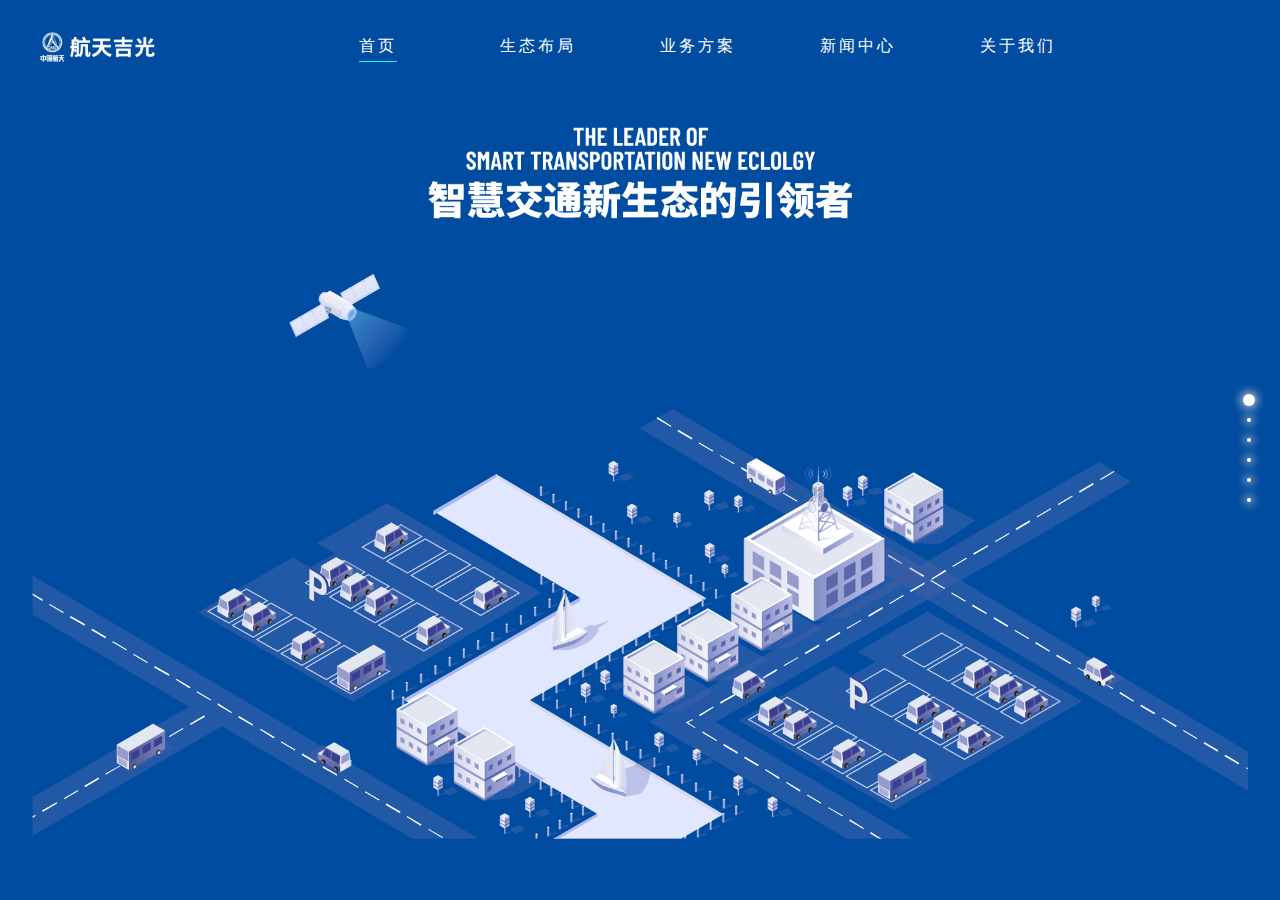
<file: index.html>
<!DOCTYPE html>
<html lang="en">
<head>
  <meta charset="UTF-8">
  <meta http-equiv="X-UA-Compatible" content="IE=edge">
  <meta name="viewport" content="width=device-width, initial-scale=1.0">
  <title>航天吉光官网</title>
  <link rel="stylesheet" href="./lib/jquery/jquery.fullPage.css">
  <link rel="stylesheet" href="./lib/swiper/swiper-bundle.min.css">
  <!-- 使用方法 animate__animated animate__fadeInUp-->
  <link rel="stylesheet" href="./css/animate.min.css">
  <link rel="stylesheet" href="./css/adapter.css">
  <link rel="stylesheet" href="./css/common.css">
  <link rel="stylesheet" href="./css/index.css">
</head>
<body>
  <div class="outer flex-column">
    <div class="navigator">
      <div class="header-box">
        <div class="left f30">
          <img src="./images/logo.png" alt="">
        </div>
        <div class="center">
          <div class="route-list f24">
            <ul>
              <li class="link active"><a href="./index.html"><span>首页</span></a></li>
              <li class="link">
                <a href="./layout.html" data-nav="layout">
                  <span>生态布局</span>
                </a>
              </li>
              <li class="link">
                <a href="./bus_live.html">
                  <span>业务方案</span>
                </a>
              </li>
              <li class="link"><a href="./news.html"><span>新闻中心</span></a></li>
              <li class="link"><a href="./aboutUs.html"><span>关于我们</span></a></li>
            </ul>
          </div>
        </div>
        <div class="right"></div>
      </div>
    </div>
    <div class="full-page-container">
      <div class="box">
        <div class="section one">
          <div class="title f30"></div>
          <div class="bg"></div>
        </div>
        <div class="section two">
          <div class="title"><img src="./images/second_sreen/title.png" alt=""></div>
          <div class="content banxin">
            <div class="left-text">
              <div class="main-title f20 fw">
                <div class="main-title-1">航天科技集团军民融合战略</div>
                <div class="main-title-2">在智慧交通领域的示范性落地与标杆性探索</div>
              </div>
              <div class="sub-title f12 text-justify">航天吉光科技有限公司隶属于中国航天科技集团, 由深圳航天科技创新研究院控股成立, 是践行国家央地合作、军民融合战略的典范企业。航天吉光科技聚焦智慧交通领域, 充分发挥集团优势、资本优势、创新优势、数据优势, 依靠自身大数据、人工智能、云边融合等硬实力, 为客户提供"科技+产业+生态"的全方位智慧交通服务。航天吉光致力于成为智慧交通新生态的引领者,打造具备"亿车互联"数据集成、分析与应用能力的独角兽平台, 开拓出行新未来。</div>
              <div class="know-more-btn">
                <a href="./aboutUs.html#top">了解更多</a>
              </div>
            </div>
            <div class="map-img"></div>
          </div>
        </div>
        <div class="section three">
          <div class="bg">
            <div class="title f30"><img src="./images/third_screen/title.png" alt=""></div>
          </div>
          <div class="foot banxin">
            <div class="item">
              <div class="icon"><img src="./images/third_screen/icon1.png" alt=""></div>
              <span class="item-text f20 fw">
                城市级交通管理平台
              </span>
              <span class="know-more-btn">
                <a class="a-label" href="./layout.html#manage">了解更多</a>
              </span>
            </div>
            <div class="item">
              <div class="icon"><img src="./images/third_screen/icon2.png" alt=""></div>
              <span class="item-text f20 fw">
                人车生活开放服务平台
              </span>
              <span class="know-more-btn">
                <a href="./layout.html#server">了解更多</a>
              </span>
            </div> 
          </div>
        </div>
        <div class="section four four-five jc-center">
          <div class="title f30"><img src="./images/four_sreen/title.png" alt=""></div>
          <div class="content banxin flex-row jc-between align-center">
            <div class="content-text">
              <div class="content-text-top text-justify">
                依托云计算、物联网、大数据、人工智能等技术，提供智慧停车整体解决方案，具备车位实时数据采集、状态监控、车位查找、停车绑定、在线支付及执法监管等强大功能，解决城市的停车难、停车贵、停车乱等难题，大幅提高停车资源利用率。
              </div>
              <div class="content-text-img">
                <div class="content-text-img-item">
                  <img src="./images/four_sreen/icon1.png" alt="">
                  <div class="img-item-text">车位查找智能化</div>
                </div>
                <div class="content-text-img-item">
                  <img src="./images/four_sreen/icon2.png" alt="">
                  <div class="img-item-text">泊车管理可视化</div>
                </div>
                <div class="content-text-img-item">
                  <img src="./images/four_sreen/icon3.png" alt="">
                  <div class="img-item-text">收费方式无人化</div>
                </div>
                <div class="content-text-img-item">
                  <img src="./images/four_sreen/icon4.png" alt="">
                  <div class="img-item-text">欠费追缴法制化</div>
                </div>
              </div>
              <div class="content-text-bottom flex-row jc-between">
                <div class="content-text-bottom-item text-justify">
                  提供一体化的、多硬件集合的、支持多种收费模式的路侧停车解决方案;
                </div>
                <div class="shuxian"></div>
                <div class="content-text-bottom-item text-justify">
                  提供去岗亭化、可车位导航、可反向寻车的路外无人或少人的停车库（场）解决方案;
                </div>
                <div class="shuxian"></div>
                <div class="content-text-bottom-item text-justify">
                  结合综合诱导服务系统、停车收费管理系统、数据分析决策系统的城市级交通管理平台;
                </div>
              </div>
            </div>
            <div class="content-img">
              <img src="./images/four_sreen/eg.png" alt="">
            </div>
          </div>
          <div class="bottom">
            <div class="know-more-btn">
              <a href="./business.html#ways_stop">了解更多</a>
            </div>
          </div>
        </div>
        <div class="section five four-five jc-center">
          <div class="title f30"><img src="./images/five_screen/title.png" alt=""></div>
          <div class="content banxin flex-row jc-between align-center">
            <div class="content-text">
              <div class="content-text-top text-justify">
                航天吉光采用射频识别技术，利用存储汽车身份数据的电子信息识别载体与读写设备间的相互作用，实现自动、非接触、不停车地对车辆进行识别和监控，实现对涉车服务、政府涉车管理及车金融等全产业链应用。
              </div>
              <div class="content-text-img">
                <div class="content-text-img-item">
                  <img src="./images/five_screen/icon1.png" alt="">
                  <div class="img-item-text">停车管理</div>
                </div>
                <div class="content-text-img-item">
                  <img src="./images/five_screen/icon2.png" alt="">
                  <div class="img-item-text">智慧加油</div>
                </div>
                <div class="content-text-img-item">
                  <img src="./images/five_screen/icon3.png" alt="">
                  <div class="img-item-text">自动洗车</div>
                </div>
                <div class="content-text-img-item">
                  <img src="./images/five_screen/icon4.png" alt="">
                  <div class="img-item-text">公安交警</div>
                </div>
                <div class="content-text-img-item">
                  <img src="./images/five_screen/icon5.png" alt="">
                  <div class="img-item-text">道路规则</div>
                </div>
                <div class="content-text-img-item">
                  <img src="./images/five_screen/icon6.png" alt="">
                  <div class="img-item-text">特种车辆</div>
                </div>
                <div class="content-text-img-item">
                  <img src="./images/five_screen/icon7.png" alt="">
                  <div class="img-item-text">公共交通</div>
                </div>
                <div class="content-text-img-item">
                  <img src="./images/five_screen/icon8.png" alt="">
                  <div class="img-item-text">一带一路</div>
                </div>
              </div>
              <div class="content-text-bottom text-justify">
                汽车电子标识（简称ERI）是由国家公安部制定并予以推广，用于全国车辆真实身份识别的一套高科技系统的统称。是由公安部交通管理局统一标准，统一推行，统一管理，与汽车车辆号牌并存，并且法律效力等同于车辆号牌。
              </div>
            </div>
            <div class="content-img">
              <img src="./images/five_screen/eg.png" alt="">
            </div>
          </div>
          <div class="bottom">
            <div class="know-more-btn">
              <a href="./bus_vehicel.html#top">了解更多</a>
            </div>
          </div>
        </div>
        <div class="section six flex-column align-center jc-center">
          <div class="title f30"><img src="./images/six_screen/title.png" alt=""></div>
          <div class="news-banner banxin">
            <!-- <div class="slide">
              <div class="slide-detail"></div>
            </div>
            <div class="slide">第三屏的第二屏</div>
            <div class="slide">第三屏的第三屏</div>
            <div class="slide">第三屏的第四屏</div> -->
            <div class="swiper-container">
              <div class="swiper-wrapper">
                <div class="swiper-slide">
                  <a href="./news.html#news01">
                    <div class="swiper-slide-item">
                      <div class="swiper-slide-item-img">
                        <img src="./images/news/news01.png" alt="">
                      </div>
                      <div class="swiper-slide-item-content-title text-cut">《道路交通安全法（修订建议稿）》公开征求意见，机动车需按规定安装电子标识</div>
                    </div>
                  </a>
                </div>
                <div class="swiper-slide">
                  <a href="./news.html#news02">
                    <div class="swiper-slide-item">
                      <div class="swiper-slide-item-img">
                        <img src="./images/news/news02.png" alt="">
                      </div>
                      <div class="swiper-slide-item-content-title text-cut">航天吉光“智慧堰桥”停车一体化项目正式启动</div>
                    </div>
                  </a>
                </div>
                <div class="swiper-slide">
                  <a href="./news.html#news03">
                    <div class="swiper-slide-item">
                      <div class="swiper-slide-item-img">
                        <img src="./images/news/news03.png" alt="">
                      </div>
                      <div class="swiper-slide-item-content-title text-cut">三个首创！航天吉光非机动车管控试点在江阴落地，赋能城市交通治理</div>
                    </div>
                  </a>
                </div>
                <div class="swiper-slide">
                  <a href="./news.html#news04">
                    <div class="swiper-slide-item">
                      <div class="swiper-slide-item-img">
                        <img src="./images/news/news04.png" alt="">
                      </div>
                      <div class="swiper-slide-item-content-title text-cut">步步为营！智慧交通赛道上最新政策与行业动态（2月份）</div>
                    </div>
                  </a>
                </div>
                <div class="swiper-slide">
                  <a href="./news.html#news05">
                    <div class="swiper-slide-item">
                      <div class="swiper-slide-item-img">
                        <img src="./images/news/news05.png" alt="">
                      </div>
                      <div class="swiper-slide-item-content-title text-cut">“十四五”开局之年，航天吉光乘风而生，破浪前行</div>
                    </div>
                  </a>
                </div>
              </div>
            </div>
            <!-- 箭头。如果放置在swiper-container外面，需要自定义样式。 -->
            <div class="swiper-button-prev"></div>
            <div class="swiper-button-next"></div>
          </div>
          <div class="know-more-btn swiper-box-btn">
            <a href="./news.html">了解更多</a>
          </div>
        </div>
      </div>
    </div>
  </div>
  
  <script src="./lib/jquery/jquery.min.js"></script>
  <script src="./lib/swiper/swiper-bundle.min.js"></script>
  <script src="./lib/jquery/jquery.fullPage.min.js"></script>
  <!-- <script src="./js/common.js"></script> -->
  <script src="./js/index.js"></script>
</body>
</html>
</file>
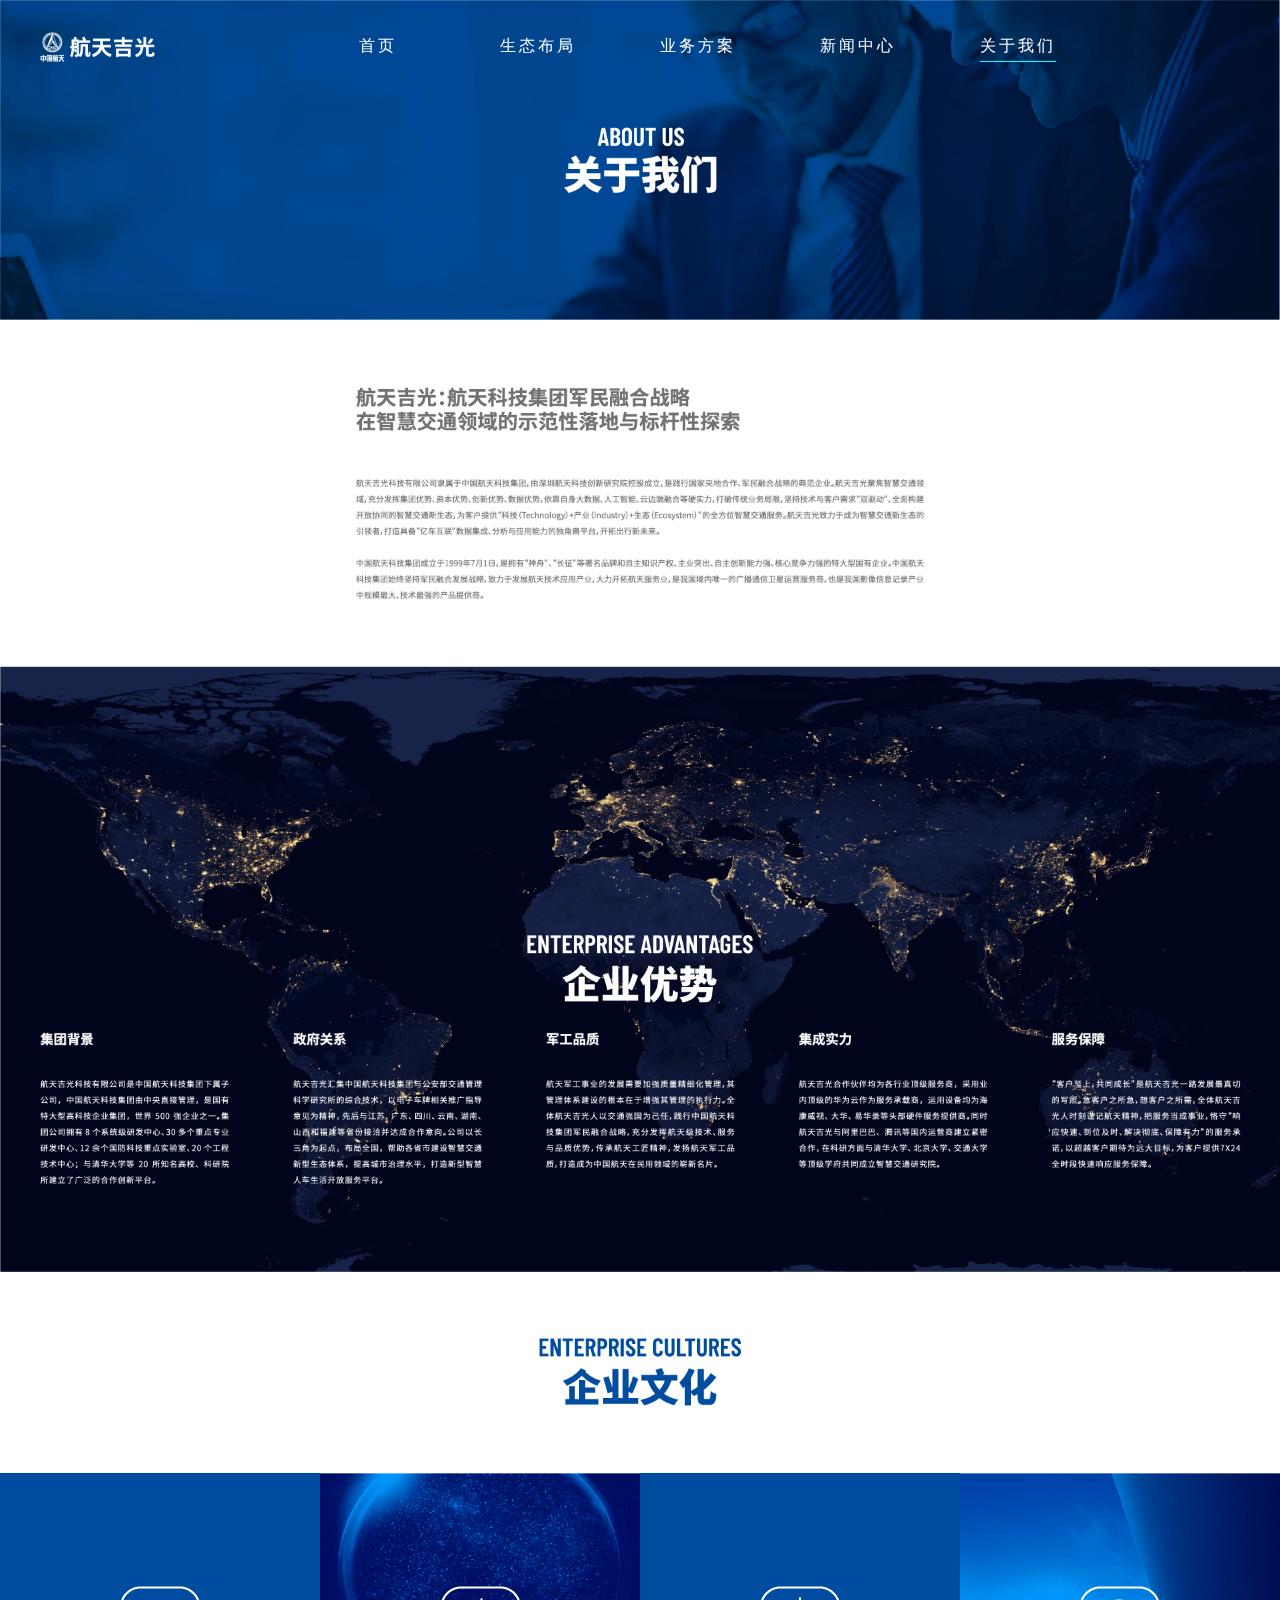
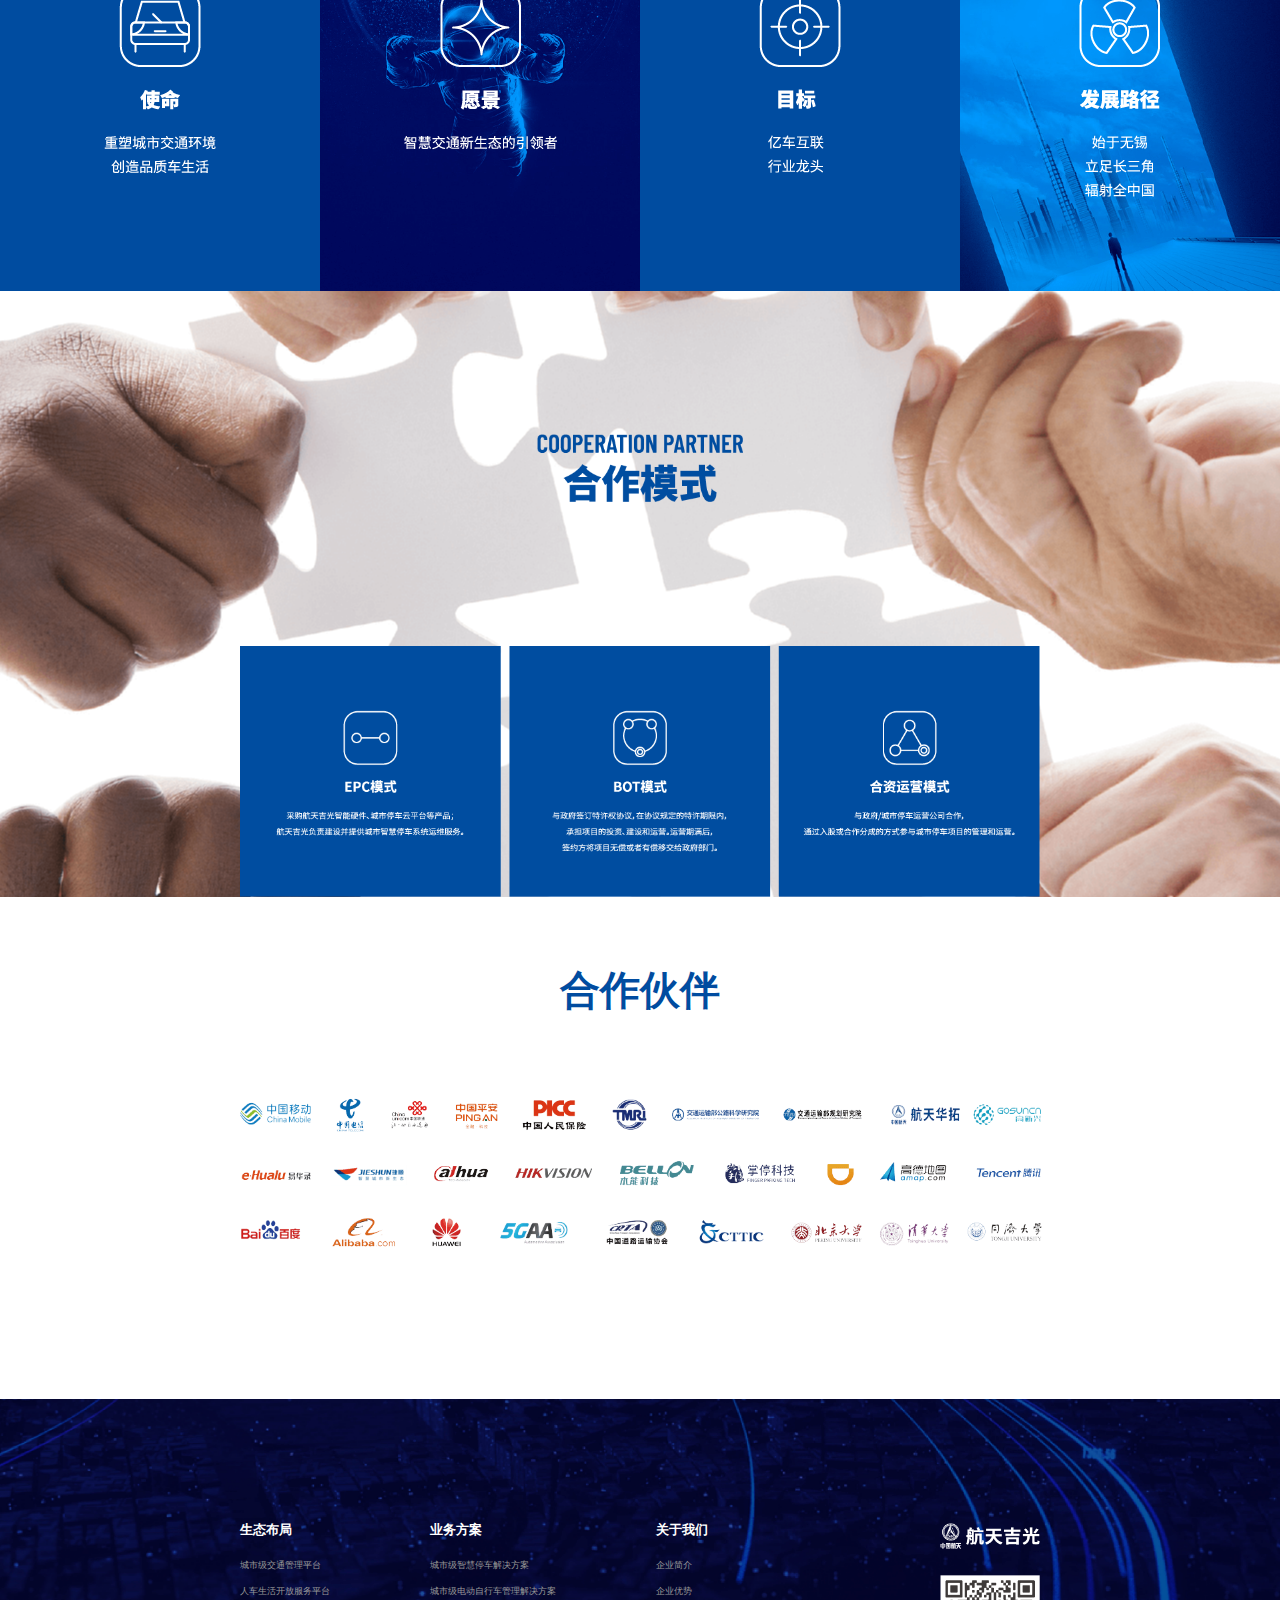
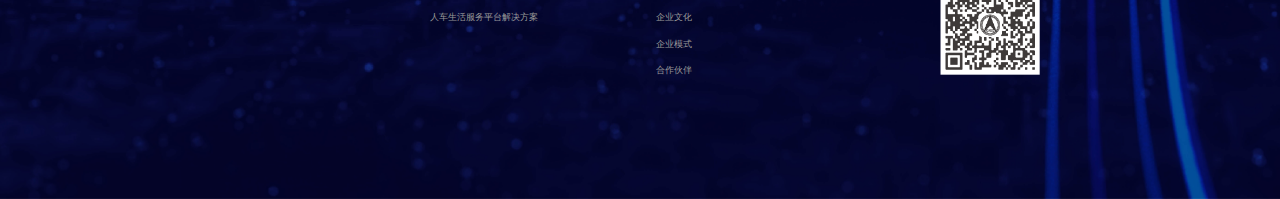
<file: aboutUs.html>
<!DOCTYPE html>
<html lang="en">
<head>
  <meta charset="UTF-8">
  <meta http-equiv="X-UA-Compatible" content="IE=edge">
  <meta name="viewport" content="width=device-width, initial-scale=1.0">
  <title>航天吉光官网</title>
  <!-- 使用方法 animate__animated animate__fadeInUp-->
  <link rel="stylesheet" href="./css/animate.min.css">
  <link rel="stylesheet" href="./css/adapter.css">
  <link rel="stylesheet" href="./css/common.css">
  <link rel="stylesheet" href="./css/aboutUs.css">
</head>
<body>
  <div class="outer flex-column">
    <div class="navigator fix-header-box">
      <div class="header-box">
        <div class="left f30">
          <img src="./images/logo.png" alt="">
        </div>
        <div class="center">
          <div class="route-list f24">
            <ul>
              <li class="link"><a href="./index.html"><span>首页</span></a></li>
              <li class="link">
                <a href="./layout.html" data-nav="layout">
                  <span>生态布局</span>
                </a>
              </li>
              <li class="link">
                <a href="./bus_live.html">
                  <span>业务方案</span>
                </a>
              </li>
              <li class="link"><a href="./news.html"><span>新闻中心</span></a></li>
              <li class="link active"><a href="./aboutUs.html"><span>关于我们</span></a></li>
            </ul>
          </div>
        </div>
        <div class="right"></div>
      </div>
    </div>
    <div class="banner" id="top">
      <div class="title aniview" data-av-animation="zoomInDown">
        <img src="./images/aboutUs/title1.png" alt="">
      </div>
      <img src="./images/aboutUs/bg1.png" alt="">
    </div>
    <!-- 关于我们区域 -->
    <div class="aboutUs-area" id="introduce">
      <img src="./images/aboutUs/text.png" alt="">
    </div>
    <!-- banner2企业优势区域 -->
    <div class="banner2 flex-column align-center" id="goodness">
      <div class="banner2-title">
        <img src="./images/aboutUs/title2.png" alt="">
      </div>
    </div>
    <!-- 企业文化区域 -->
    <div class="culture-area" id="culture">
      <div class="title">
        <img src="./images/aboutUs/title3.png" alt="">
      </div>
      <div class="pro-box flex-row">
        <div class="pro-item flex-column align-center">
          <div class="icon">
            <img src="./images/aboutUs/icon1.png" alt="">
          </div>
        </div>
        <div class="pro-item flex-column align-center">
          <div class="icon">
            <img src="./images/aboutUs/icon2.png" alt="">
          </div>
        </div>
        <div class="pro-item flex-column align-center">
          <div class="icon">
            <img src="./images/aboutUs/icon3.png" alt="">
          </div>
        </div>
        <div class="pro-item flex-column align-center">
          <div class="icon">
            <img src="./images/aboutUs/icon4.png" alt="">
          </div>
        </div>
      </div>
    </div>
    <!-- 合作模式区域 -->
    <div class="cooper-area flex-column align-center" id="model">
      <div class="cooper-title">
        <img src="./images/aboutUs/title4.png" alt="">
      </div>
      <div class="cooper-bottom">
        <img src="./images/aboutUs/models_group.png" alt="">
      </div>
    </div>
    <!-- 合作伙伴区域 -->
    <div class="guys-area" id="cooper">
      <div class="title f30">合作伙伴</div>
      <div class="brand">
        <img src="./images/aboutUs/brand.png" alt="">
      </div>
    </div>
    <!-- 底部区域 -->
    <div class="footer flex-column jc-center">
      <div class="content banxin flex-row jc-between align-center">
        <div class="left flex-column jc-between">
          <div class="top flex-row jc-around">
            <ul>
              <li class="title">生态布局</li>
              <li><a href="./layout.html#manage">城市级交通管理平台</a></li>
              <li><a href="./layout.html#server">人车生活开放服务平台</a></li>
            </ul>
            <ul>
              <li class="title">业务方案</li>
              <li><a href="./business.html">城市级智慧停车解决方案</a></li>
              <li><a href="./bus_vehicel.html">城市级电动自行车管理解决方案</a></li>
              <li><a href="./bus_live.html">人车生活服务平台解决方案</a></li>
            </ul>
            <ul>
              <li class="title">关于我们</li>
              <li><a href="./aboutUs.html#introduce">企业简介</a></li>
              <li><a href="./aboutUs.html#goodness">企业优势</a></li>
              <li><a href="./aboutUs.html#culture">企业文化</a></li>
              <li><a href="./aboutUs.html#model">企业模式</a></li>
              <li><a href="./aboutUs.html#cooper">合作伙伴</a></li>
            </ul>
          </div>
          <!-- <div class="bottom">是非成败转头空, 青山依旧在, 惯看秋月春风。一壶浊酒喜相逢, 古今多少事, 滚滚长江东逝水, 浪花淘尽英雄</div> -->
        </div>
        <div class="right">
          <div class="logo">
            <img src="./images/logo.png" alt="">
          </div>
          <div class="qrcode">
            <img src="./images/erweima.png" alt="">
          </div>
        </div>
      </div>
    </div>
  </div>
  <div class="back-top" title="返回顶部">
    <img src="./images/backTop.png" alt="">
  </div>
  <script src="./lib/jquery/jquery.min.js"></script>
  <script src="./lib/jquery.aniview.js"></script>
  <script src="./js/common.js"></script>
</body>
</html>
</file>
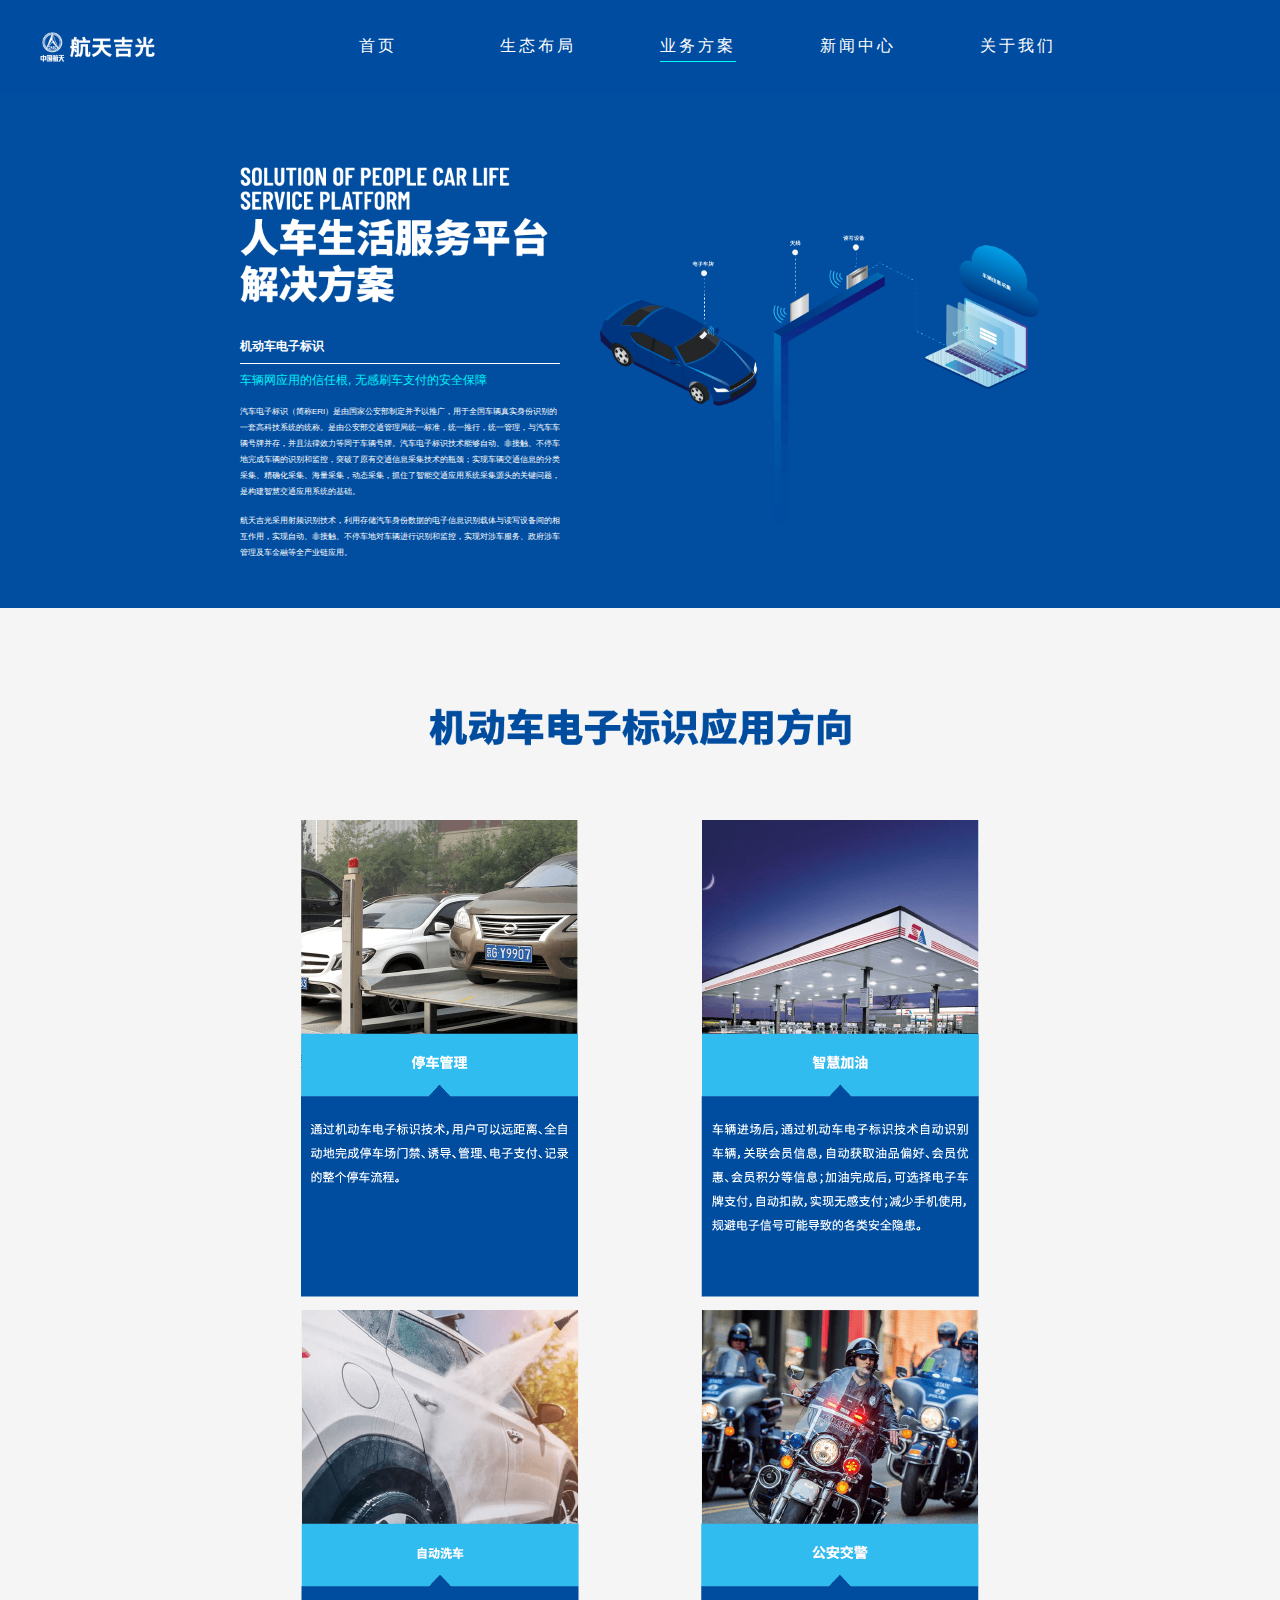
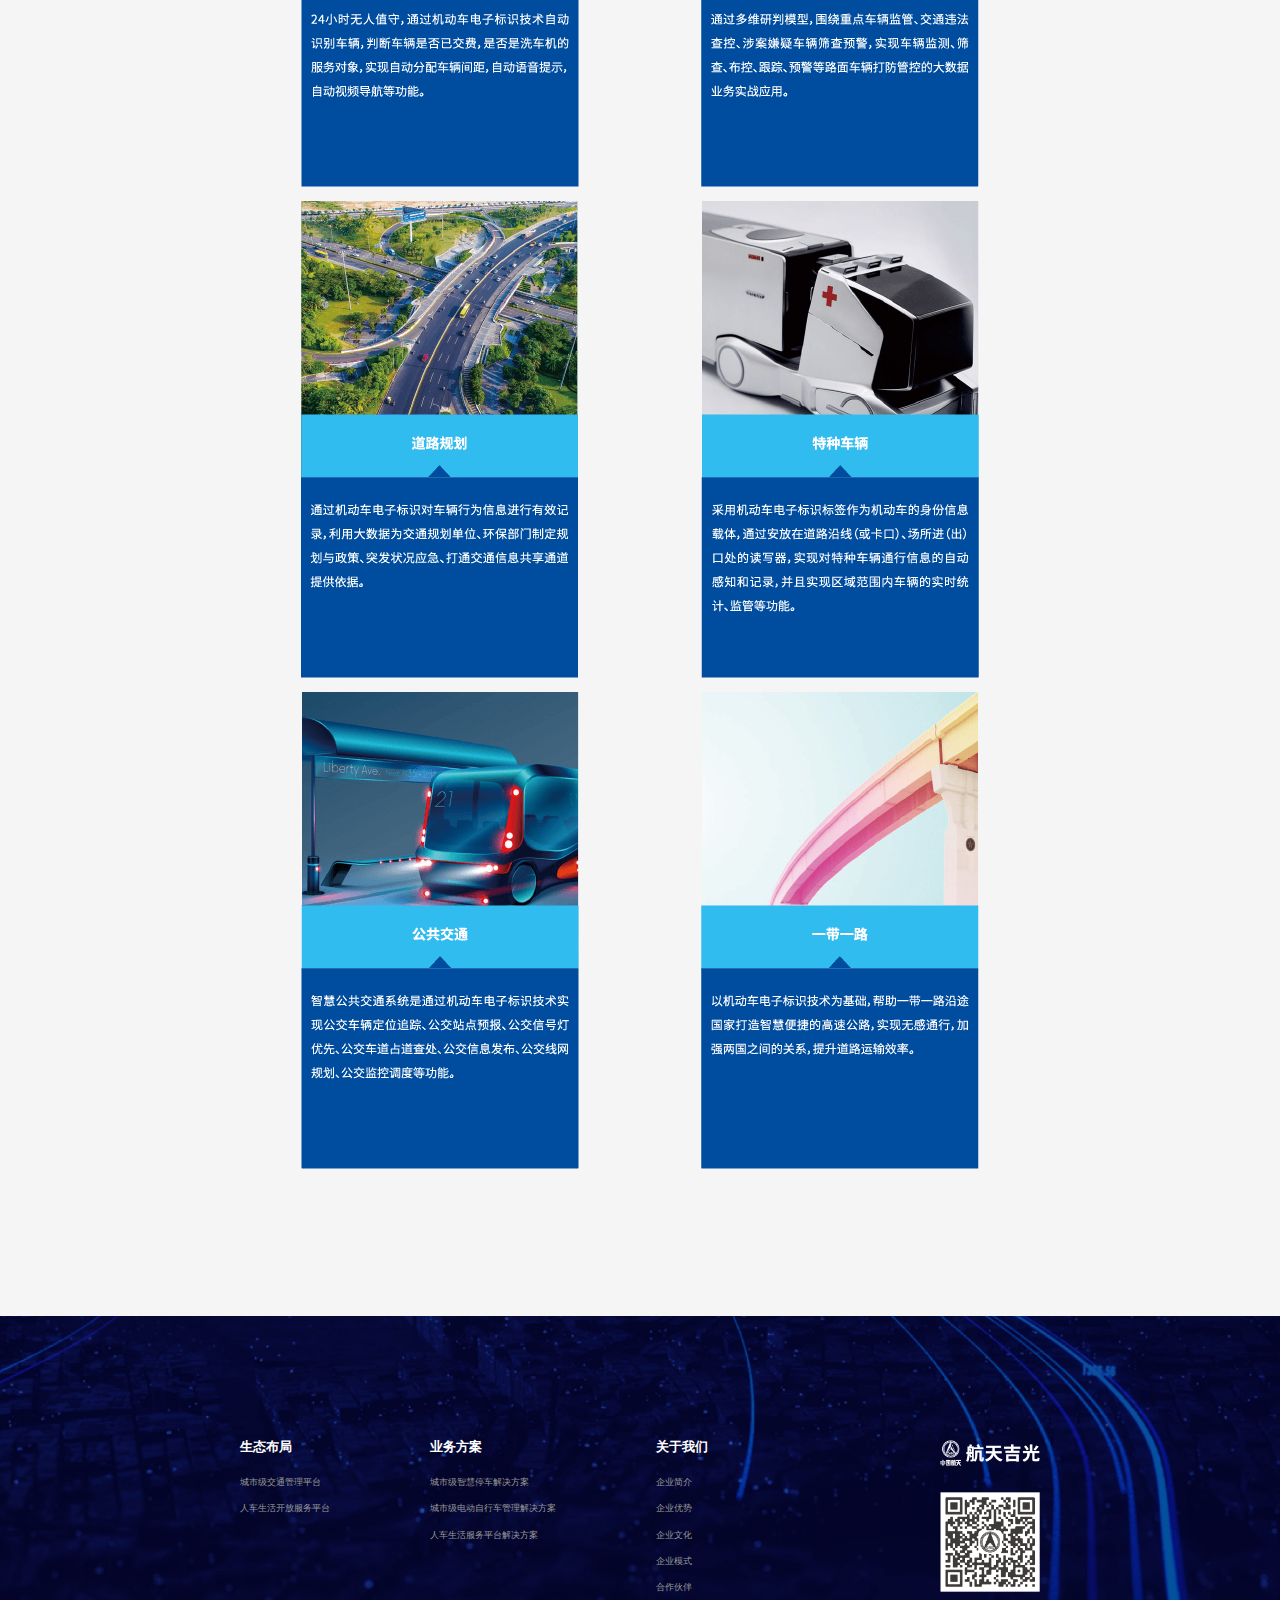
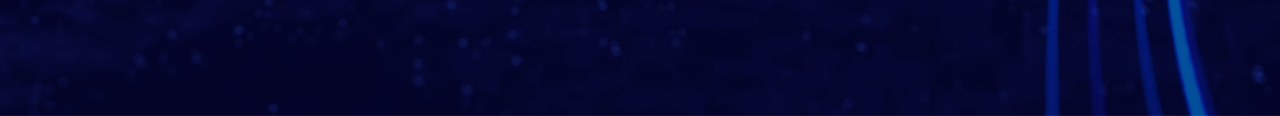
<file: bus_live.html>
<!DOCTYPE html>
<html lang="en">
<head>
  <meta charset="UTF-8">
  <meta http-equiv="X-UA-Compatible" content="IE=edge">
  <meta name="viewport" content="width=device-width, initial-scale=1.0">
  <title>航天吉光官网</title>
  <!-- 使用方法 animate__animated animate__fadeInUp-->
  <link rel="stylesheet" href="./css/animate.min.css">
  <link rel="stylesheet" href="./css/adapter.css">
  <link rel="stylesheet" href="./css/common.css">
  <link rel="stylesheet" href="./css/bus_live.css">
</head>
<body>
  <!-- 导航区域 -->
  <div class="navigator">
    <div class="header-box">
      <div class="left f30">
        <img src="./images/logo.png" alt="">
      </div>
      <div class="center">
        <div class="route-list f24">
          <ul>
            <li class="link"><a href="./index.html"><span>首页</span></a></li>
            <li class="link">
              <a href="./layout.html" data-nav="layout">
                <span>生态布局</span>
              </a>
            </li>
            <li class="link active select-items">
              <a href="./bus_live.html">
                <span>业务方案</span>
              </a>
              <div class="select-down">
                <ul>
                  <li class="active"><a href="./bus_live.html">人车生活服务平台解决方案</a></li>
                  <li><a href="./business.html">城市级智慧停车解决方案</a></li>
                  <li><a href="./bus_vehicel.html">城市级电动自行车管理解决方案</a></li>
                </ul>
              </div>
            </li>
            <li class="link"><a href="./news.html"><span>新闻中心</span></a></li>
            <li class="link"><a href="./aboutUs.html"><span>关于我们</span></a></li>
          </ul>
        </div>
      </div>
      <div class="right"></div>
    </div>
  </div>
  <div class="outer">
    <!-- banner区域 -->
    <div class="banner" id="top">
      <div class="banner-box banxin flex-row align-center jc-between">
        <div class="banner-title">
          <img src="./images/bus_live/banner-title.png" alt="">
          <div class="banner-title-txt f18">
            <div class="banner-title-txt-main">
              机动车电子标识
            </div>
            <div class="banner-title-txt-sub">
              车辆网应用的信任根, 无感刷车支付的安全保障
            </div>
            <div class="banner-title-txt-detail">
              汽车电子标识（简称ERI）是由国家公安部制定并予以推广，用于全国车辆真实身份识别的一套高科技系统的统称。是由公安部交通管理局统一标准，统一推行，统一管理，与汽车车辆号牌并存，并且法律效力等同于车辆号牌。汽车电子标识技术能够自动、非接触、不停车地完成车辆的识别和监控，突破了原有交通信息采集技术的瓶颈；实现车辆交通信息的分类采集、精确化采集、海量采集，动态采集，抓住了智能交通应用系统采集源头的关键问题，是构建智慧交通应用系统的基础。
            </div>
            <div class="banner-title-txt-detail">
              航天吉光采用射频识别技术，利用存储汽车身份数据的电子信息识别载体与读写设备间的相互作用，实现自动、非接触、不停车地对车辆进行识别和监控，实现对涉车服务、政府涉车管理及车金融等全产业链应用。
            </div>
          </div>
        </div>
        <div class="banner-img-box">
          <img src="./images/bus_live/banner-bg.png" alt="">
        </div>
      </div>
    </div>
    <!-- 机动车电子标识应用方向区域 -->
    <div class="elec-area common-area">
      <div class="title aniview" data-av-animation="flipInX">
        <img src="./images/bus_live/title1.png" alt="">
      </div>
      <div class="banxin grid-icon-box">
        <div class="grid-item">
          <img src="./images/bus_live/grid1.png" alt="">
        </div>
        <div class="grid-item">
          <img src="./images/bus_live/grid2.png" alt="">
        </div>
        <div class="grid-item">
          <img src="./images/bus_live/grid3.png" alt="">
        </div>
        <div class="grid-item">
          <img src="./images/bus_live/grid4.png" alt="">
        </div>
        <div class="grid-item">
          <img src="./images/bus_live/grid5.png" alt="">
        </div>
        <div class="grid-item">
          <img src="./images/bus_live/grid6.png" alt="">
        </div>
        <div class="grid-item">
          <img src="./images/bus_live/grid7.png" alt="">
        </div>
        <div class="grid-item">
          <img src="./images/bus_live/grid8.png" alt="">
        </div>
      </div>
    </div>
  </div>
  <!-- 底部区域 -->
  <div class="footer flex-column jc-center">
    <div class="content banxin flex-row jc-between align-center">
      <div class="left flex-column jc-between">
        <div class="top flex-row jc-around">
          <ul>
            <li class="title">生态布局</li>
            <li><a href="./layout.html#manage">城市级交通管理平台</a></li>
            <li><a href="./layout.html#server">人车生活开放服务平台</a></li>
          </ul>
          <ul>
            <li class="title">业务方案</li>
            <li><a href="./business.html">城市级智慧停车解决方案</a></li>
            <li><a href="./bus_vehicel.html">城市级电动自行车管理解决方案</a></li>
            <li><a href="./bus_live.html">人车生活服务平台解决方案</a></li>
          </ul>
          <ul>
            <li class="title">关于我们</li>
            <li><a href="./aboutUs.html#introduce">企业简介</a></li>
            <li><a href="./aboutUs.html#goodness">企业优势</a></li>
            <li><a href="./aboutUs.html#culture">企业文化</a></li>
            <li><a href="./aboutUs.html#model">企业模式</a></li>
            <li><a href="./aboutUs.html#cooper">合作伙伴</a></li>
          </ul>
        </div>
        <!-- <div class="bottom">是非成败转头空, 青山依旧在, 惯看秋月春风。一壶浊酒喜相逢, 古今多少事, 滚滚长江东逝水, 浪花淘尽英雄</div> -->
      </div>
      <div class="right">
        <div class="logo">
          <img src="./images/logo.png" alt="">
        </div>
        <div class="qrcode">
          <img src="./images/erweima.png" alt="">
        </div>
      </div>
    </div>
  </div>
  <div class="back-top" title="返回顶部">
    <img src="./images/backTop.png" alt="">
  </div>
<script src="./lib/jquery/jquery.min.js"></script>
<script src="./lib/jquery.aniview.js"></script>
<script src="./js/common.js"></script>
</body>
</html>
</file>
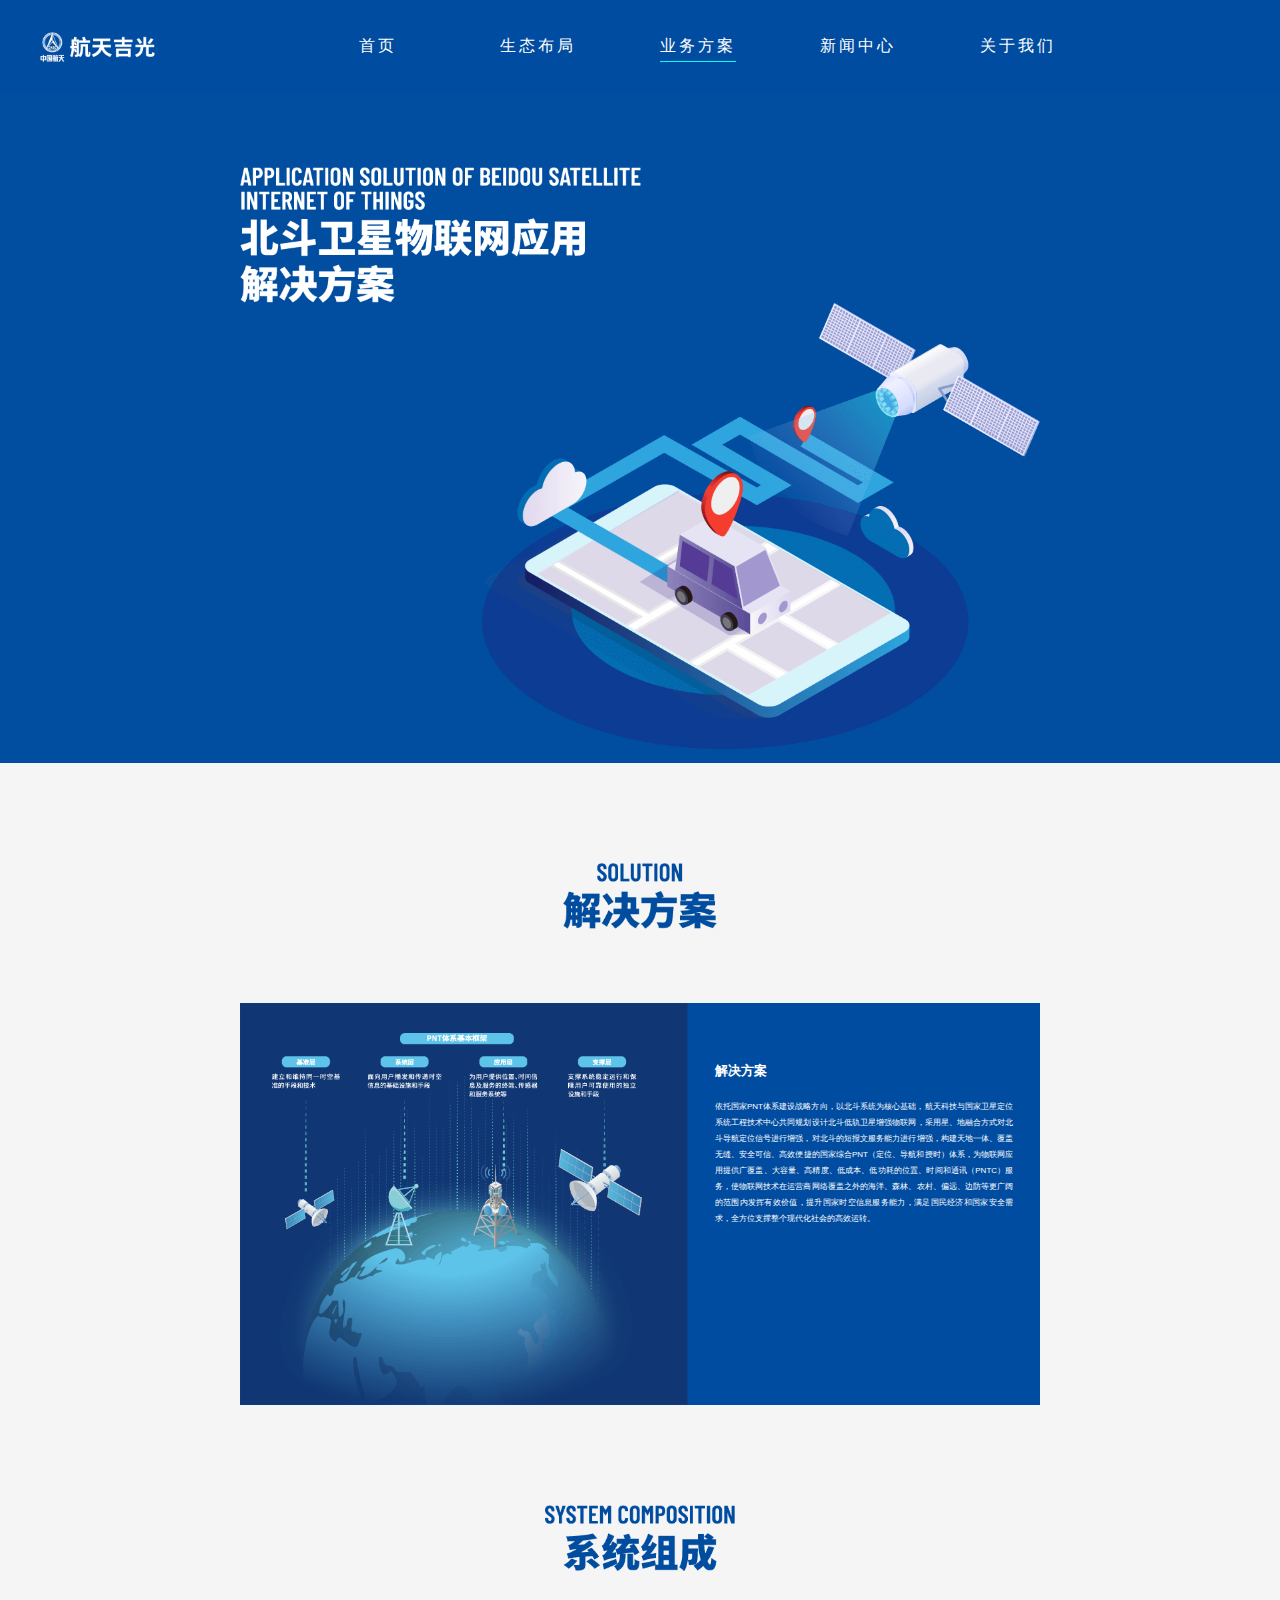
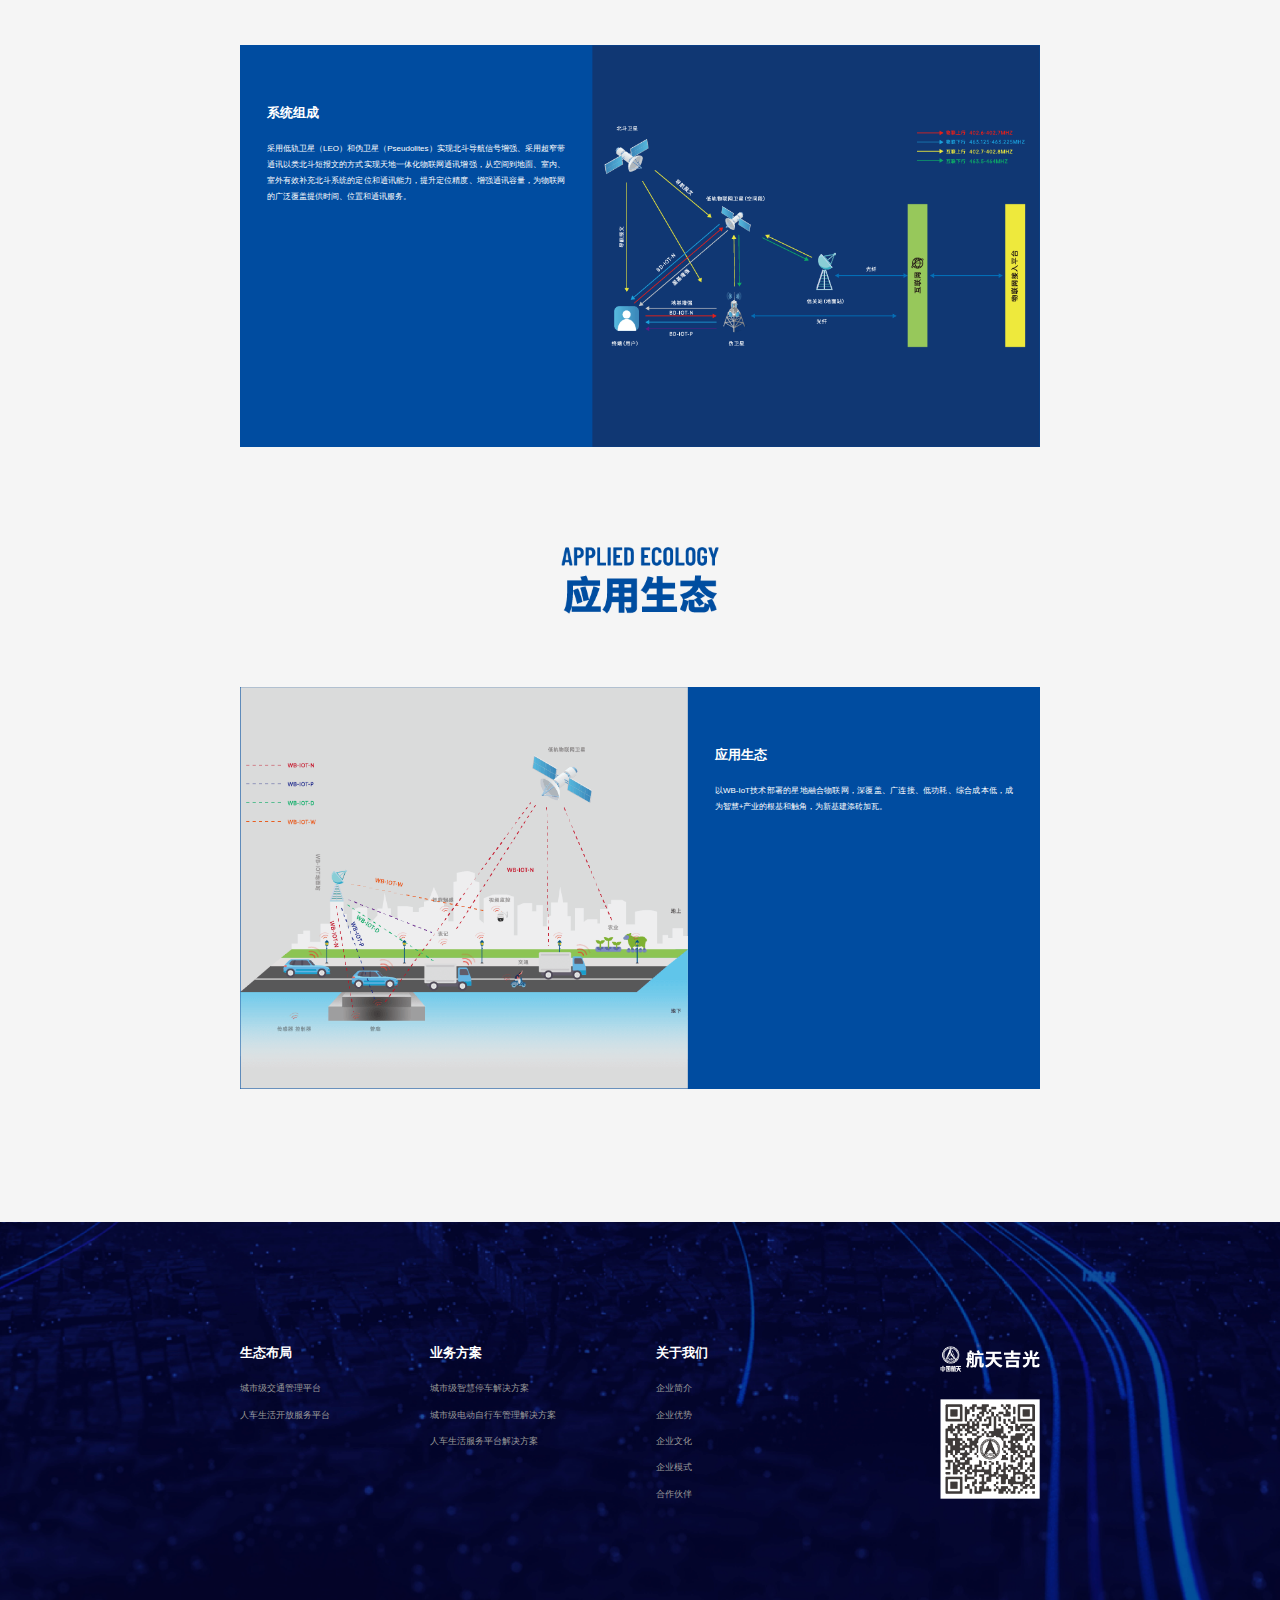
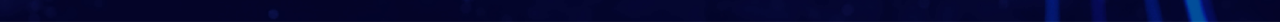
<file: bus_star.html>
<!DOCTYPE html>
<html lang="en">
<head>
  <meta charset="UTF-8">
  <meta http-equiv="X-UA-Compatible" content="IE=edge">
  <meta name="viewport" content="width=device-width, initial-scale=1.0">
  <title>航天吉光官网</title>
  <!-- 使用方法 animate__animated animate__fadeInUp-->
  <link rel="stylesheet" href="./css/animate.min.css">
  <link rel="stylesheet" href="./css/adapter.css">
  <link rel="stylesheet" href="./css/common.css">
  <link rel="stylesheet" href="./css/bus_star.css">
</head>
<body>
  <!-- 导航区域 -->
  <div class="navigator">
    <div class="header-box">
      <div class="left f30">
        <img src="./images/logo.png" alt="">
      </div>
      <div class="center">
        <div class="route-list f24">
          <ul>
            <li class="link"><a href="./index.html"><span>首页</span></a></li>
            <li class="link">
              <a href="./layout.html" data-nav="layout">
                <span>生态布局</span>
              </a>
            </li>
            <li class="link active select-items">
              <a href="./business.html">
                <span>业务方案</span>
              </a>
              <div class="select-down">
                <ul>
                  <li><a href="./bus_live.html">人车生活服务平台解决方案</a></li>
                  <li><a href="./business.html">城市级智慧停车解决方案</a></li>
                  <li><a href="./bus_vehicel.html">城市级电动自行车管理解决方案</a></li>
                </ul>
              </div>
            </li>
            <li class="link"><a href="./news.html"><span>新闻中心</span></a></li>
            <li class="link"><a href="./aboutUs.html"><span>关于我们</span></a></li>
          </ul>
        </div>
      </div>
      <div class="right"></div>
    </div>
  </div>
  <div class="outer">
    <!-- banner区域 -->
    <div class="banner" id="top">
      <div class="banner-box banxin clearfix">
        <div class="banner-title fl aniview" data-av-animation="slideInLeft">
          <img src="./images/bus_star/bg-title.png" alt="">
        </div>
        <div class="banner-img-box fr">
          <img src="./images/bus_star/bg1.png" alt="">
        </div>
      </div>
    </div>
    <!-- 解决方案区域 -->
    <div class="solution-area common-area">
      <div class="title aniview" data-av-animation="flipInX">
        <img src="./images/bus_star/title1.png" alt="">
      </div>
      <div class="solution-content banxin text-img-box flex-row">
        <div class="pos-img">
          <img src="./images/bus_star/bg2.png" alt="">
        </div>
        <div class="pos-text">
          <div class="pos-text-main f24">解决方案</div>
          <div class="pos-text-sub">
            依托国家PNT体系建设战略方向，以北斗系统为核心基础，航天科技与国家卫星定位系统工程技术中心共同规划设计北斗低轨卫星增强物联网，采用星、地融合方式对北斗导航定位信号进行增强，对北斗的短报文服务能力进行增强，构建天地一体、覆盖无缝、安全可信、高效便捷的国家综合PNT（定位、导航和授时）体系，为物联网应用提供广覆盖、大容量、高精度、低成本、低功耗的位置、时间和通讯（PNTC）服务，使物联网技术在运营商网络覆盖之外的海洋、森林、农村、偏远、边防等更广阔的范围内发挥有效价值，提升国家时空信息服务能力，满足国民经济和国家安全需求，全方位支撑整个现代化社会的高效运转。
          </div>
        </div>
      </div>
    </div>
    <!-- 系统组成区域 -->
    <div class="sys-area common-area">
      <div class="title aniview" data-av-animation="flipInX">
        <img src="./images/bus_star/title2.png" alt="">
      </div>
      <div class="banxin text-img-box flex-row">
        <div class="pos-text">
          <div class="pos-text-main f24">系统组成</div>
          <div class="pos-text-sub">
            采用低轨卫星（LEO）和伪卫星（Pseudolites）实现北斗导航信号增强、采用超窄带通讯以类北斗短报文的方式实现天地一体化物联网通讯增强，从空间到地面、室内、室外有效补充北斗系统的定位和通讯能力，提升定位精度、增强通讯容量，为物联网的广泛覆盖提供时间、位置和通讯服务。
          </div>
        </div>
        <div class="pos-img">
          <img src="./images/bus_star/bg3.png" alt="">
        </div>
      </div>
    </div>
    <!-- 应用生态区域 -->
    <div class="app-area common-area">
      <div class="title aniview" data-av-animation="flipInX">
        <img src="./images/bus_star/title3.png" alt="">
      </div>
      <div class="banxin text-img-box flex-row">
        <div class="pos-img">
          <img src="./images/bus_star/bg4.png" alt="">
        </div>
        <div class="pos-text">
          <div class="pos-text-main f24">应用生态</div>
          <div class="pos-text-sub">
            以WB-IoT技术部署的星地融合物联网，深覆盖、广连接、低功耗、综合成本低，成为智慧+产业的根基和触角，为新基建添砖加瓦。
          </div>
        </div>
      </div>
    </div>
  </div>
  <!-- 底部区域 -->
  <div class="footer flex-column jc-center">
    <div class="content banxin flex-row jc-between align-center">
      <div class="left flex-column jc-between">
        <div class="top flex-row jc-around">
          <ul>
            <li class="title">生态布局</li>
            <li><a href="./layout.html#manage">城市级交通管理平台</a></li>
            <li><a href="./layout.html#server">人车生活开放服务平台</a></li>
          </ul>
          <ul>
            <li class="title">业务方案</li>
            <li><a href="./business.html">城市级智慧停车解决方案</a></li>
            <li><a href="./bus_vehicel.html">城市级电动自行车管理解决方案</a></li>
            <li><a href="./bus_live.html">人车生活服务平台解决方案</a></li>
          </ul>
          <ul>
            <li class="title">关于我们</li>
            <li><a href="./aboutUs.html#introduce">企业简介</a></li>
            <li><a href="./aboutUs.html#goodness">企业优势</a></li>
            <li><a href="./aboutUs.html#culture">企业文化</a></li>
            <li><a href="./aboutUs.html#model">企业模式</a></li>
            <li><a href="./aboutUs.html#cooper">合作伙伴</a></li>
          </ul>
        </div>
        <!-- <div class="bottom">是非成败转头空, 青山依旧在, 惯看秋月春风。一壶浊酒喜相逢, 古今多少事, 滚滚长江东逝水, 浪花淘尽英雄</div> -->
      </div>
      <div class="right">
        <div class="logo">
          <img src="./images/logo.png" alt="">
        </div>
        <div class="qrcode">
          <img src="./images/erweima.png" alt="">
        </div>
      </div>
    </div>
  </div>
  <div class="back-top" title="返回顶部">
    <img src="./images/backTop.png" alt="">
  </div>
<script src="./lib/jquery/jquery.min.js"></script>
<script src="./lib/jquery.aniview.js"></script>
<script src="./js/common.js"></script>
</body>
</html>
</file>
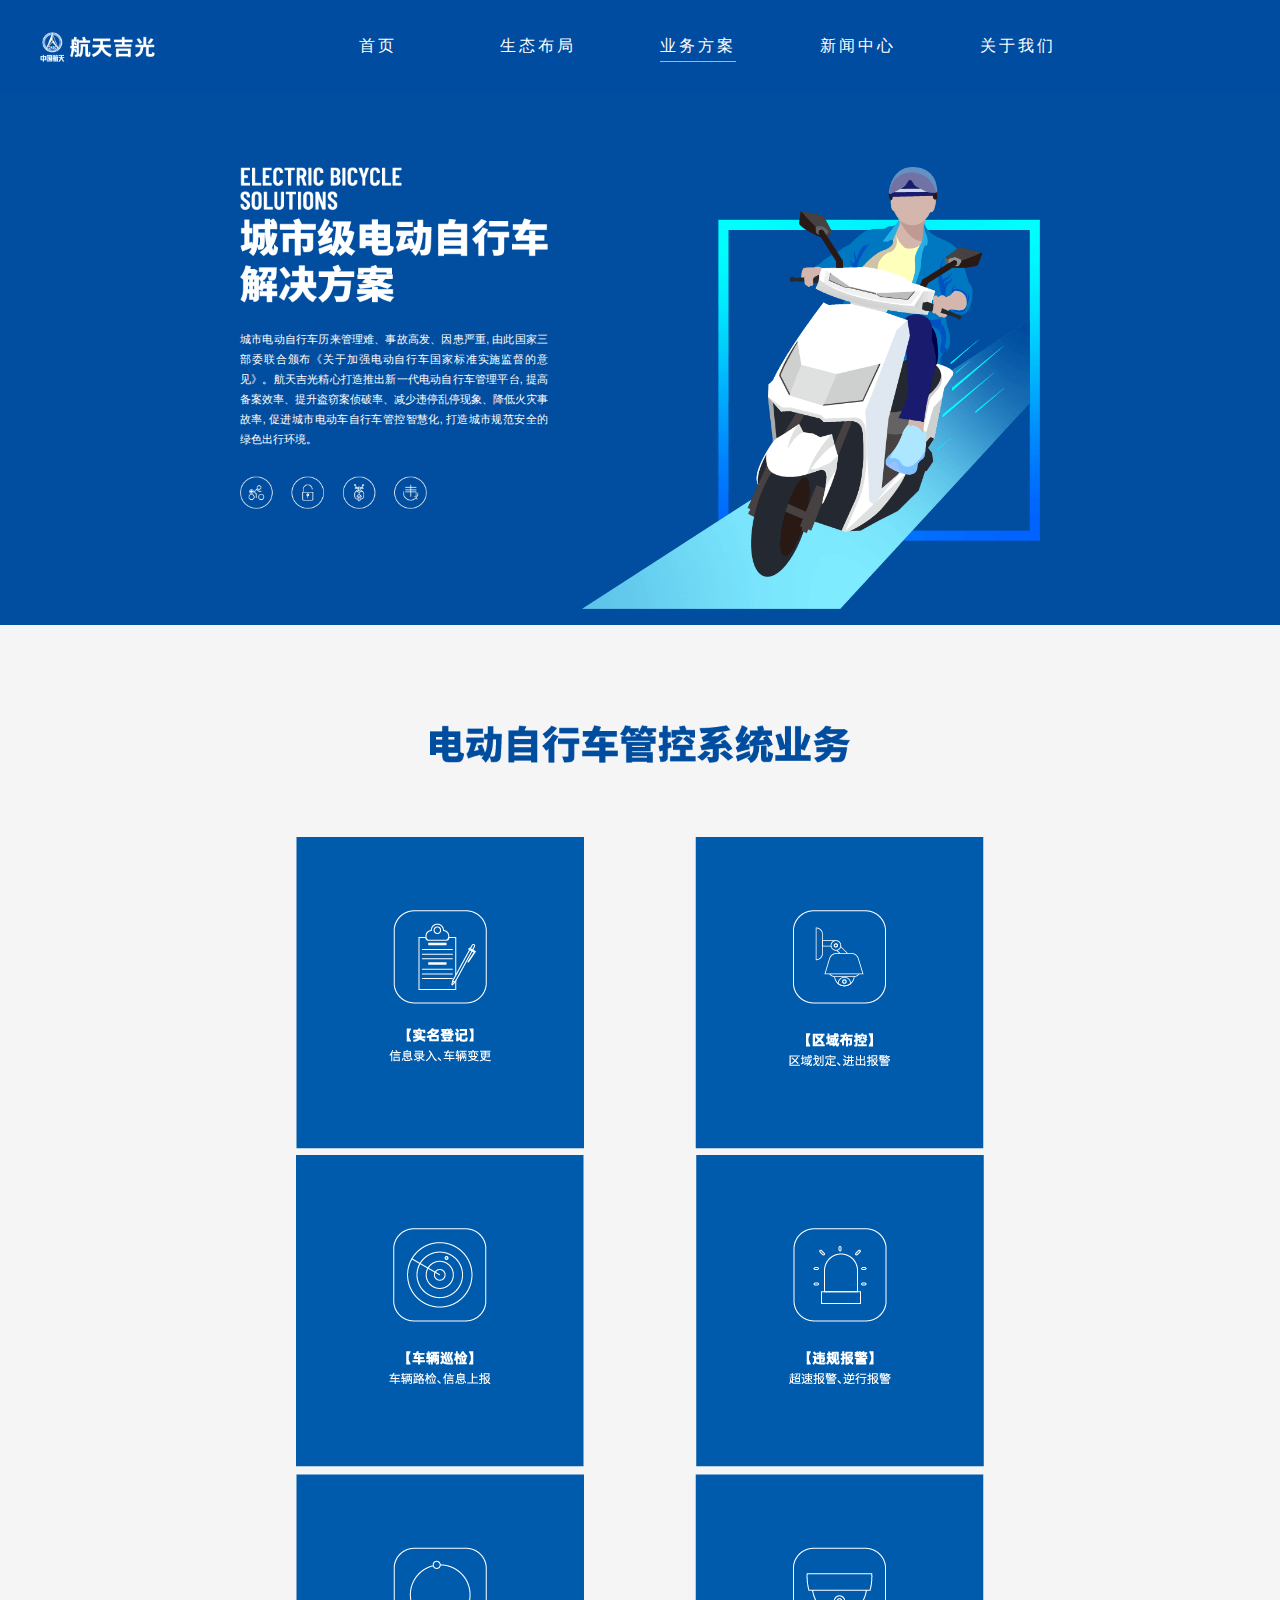
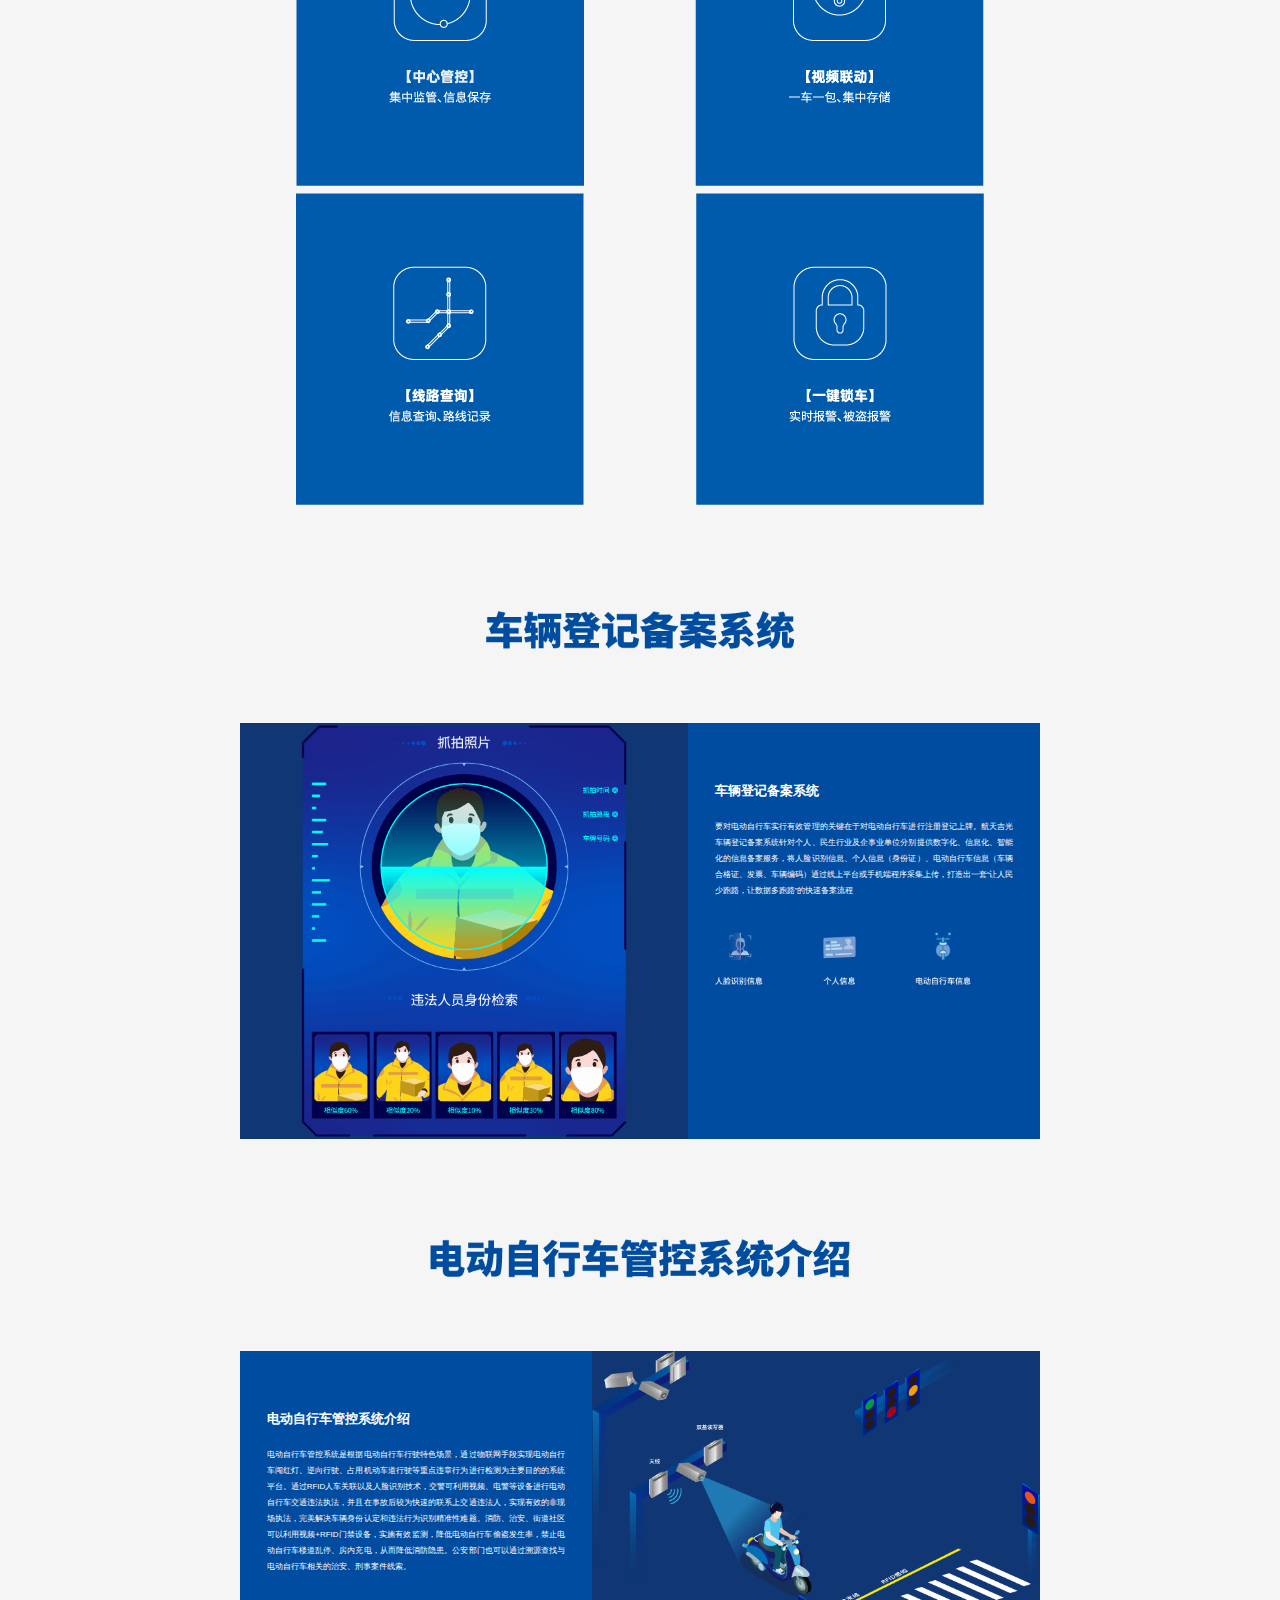
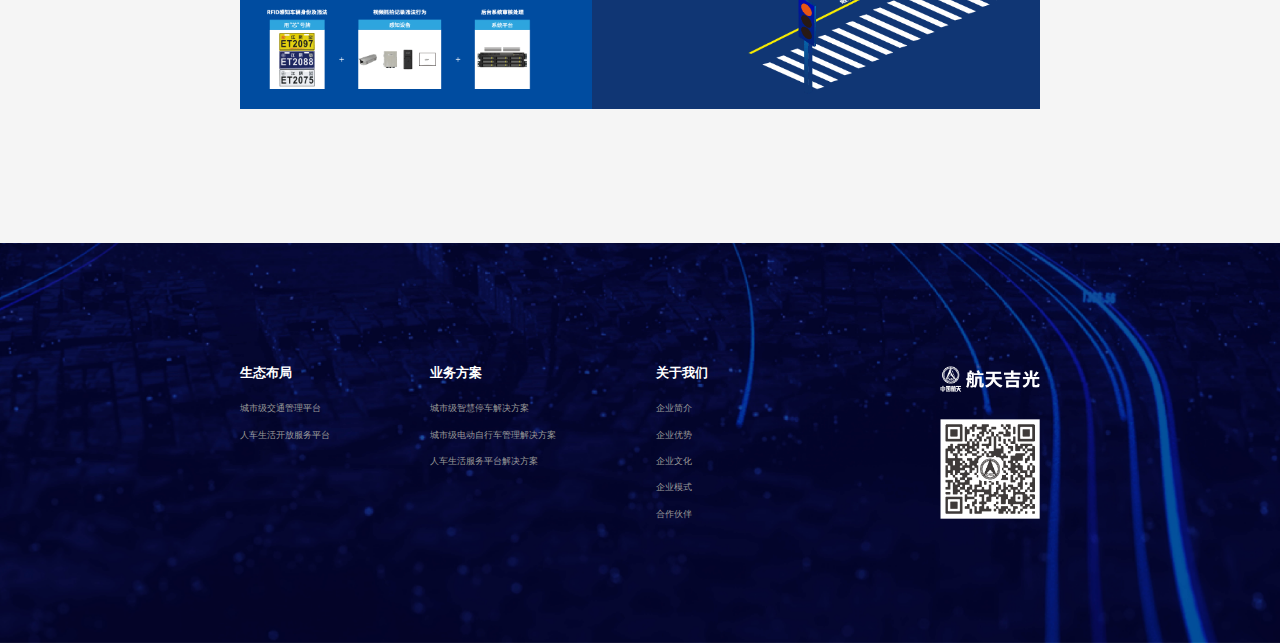
<file: bus_vehicel.html>
<!DOCTYPE html>
<html lang="en">
<head>
  <meta charset="UTF-8">
  <meta http-equiv="X-UA-Compatible" content="IE=edge">
  <meta name="viewport" content="width=device-width, initial-scale=1.0">
  <title>航天吉光官网</title>
  <!-- 使用方法 animate__animated animate__fadeInUp-->
  <link rel="stylesheet" href="./css/animate.min.css">
  <link rel="stylesheet" href="./css/adapter.css">
  <link rel="stylesheet" href="./css/common.css">
  <link rel="stylesheet" href="./css/bus_vehicel.css">
</head>
<body>
  <!-- 导航区域 -->
  <div class="navigator">
    <div class="header-box">
      <div class="left f30">
        <img src="./images/logo.png" alt="">
      </div>
      <div class="center">
        <div class="route-list f24">
          <ul>
            <li class="link"><a href="./index.html"><span>首页</span></a></li>
            <li class="link">
              <a href="./layout.html" data-nav="layout">
                <span>生态布局</span>
              </a>
            </li>
            <li class="link active select-items">
              <a href="./bus_live.html">
                <span>业务方案</span>
              </a>
              <div class="select-down">
                <ul>
                  <li><a href="./bus_live.html">人车生活服务平台解决方案</a></li>
                  <li><a href="./business.html">城市级智慧停车解决方案</a></li>
                  <li class="active"><a href="./bus_vehicel.html">城市级电动自行车管理解决方案</a></li>
                </ul>
              </div>
            </li>
            <li class="link"><a href="./news.html"><span>新闻中心</span></a></li>
            <li class="link"><a href="./aboutUs.html"><span>关于我们</span></a></li>
          </ul>
        </div>
      </div>
      <div class="right"></div>
    </div>
  </div>
  <div class="outer">
    <!-- banner区域 -->
    <div class="banner" id="top">
      <div class="banner-box banxin clearfix">
        <div class="banner-title fl">
          <img src="./images/bus_vehicel/banner-title.png" alt="">
          <div class="banner-title-txt f16 text-justify">城市电动自行车历来管理难、事故高发、因患严重, 由此国家三部委联合颁布《关于加强电动自行车国家标准实施监督的意见》。航天吉光精心打造推出新一代电动自行车管理平台, 提高备案效率、提升盗窃案侦破率、减少违停乱停现象、降低火灾事故率, 促进城市电动车自行车管控智慧化, 打造城市规范安全的绿色出行环境。</div>
          <div class="banner-icon-list">
            <img src="./images/bus_vehicel/banner-icon.png" alt="">
          </div>
        </div>
        <div class="banner-img-box fr">
          <img src="./images/bus_vehicel/banner-bg1.png" alt="">
        </div>
      </div>
    </div>
    <!-- 电动自行车管控系统业务 -->
    <div class="control-area common-area">
      <div class="title aniview" data-av-animation="flipInX">
        <img src="./images/bus_vehicel/title1.png" alt="">
      </div>
      <div class="banxin grid-icon-box">
        <div class="grid-item">
          <img src="./images/bus_vehicel/grid1.png" alt="">
        </div>
        <div class="grid-item">
          <img src="./images/bus_vehicel/grid2.png" alt="">
        </div>
        <div class="grid-item">
          <img src="./images/bus_vehicel/grid3.png" alt="">
        </div>
        <div class="grid-item">
          <img src="./images/bus_vehicel/grid4.png" alt="">
        </div>
        <div class="grid-item">
          <img src="./images/bus_vehicel/grid5.png" alt="">
        </div>
        <div class="grid-item">
          <img src="./images/bus_vehicel/grid6.png" alt="">
        </div>
        <div class="grid-item">
          <img src="./images/bus_vehicel/grid7.png" alt="">
        </div>
        <div class="grid-item">
          <img src="./images/bus_vehicel/grid8.png" alt="">
        </div>
      </div>
    </div>
    <!-- 车辆登记备案系统 -->
    <div class="record-area common-area">
      <div class="title aniview" data-av-animation="flipInX">
        <img src="./images/bus_vehicel/title2.png" alt="">
      </div>
      <div class="banxin text-img-box flex-row">
        <div class="pos-img">
          <img src="./images/bus_vehicel/bg2.png" alt="">
        </div>
        <div class="pos-text">
          <div class="pos-text-main f24">车辆登记备案系统</div>
          <div class="pos-text-sub">
            要对电动自行车实行有效管理的关键在于对电动自行车进行注册登记上牌。航天吉光车辆登记备案系统针对个人、民生行业及企事业单位分别提供数字化、信息化、智能化的信息备案服务，将人脸识别信息、个人信息（身份证）、电动自行车信息（车辆合格证、发票、车辆编码）通过线上平台或手机端程序采集上传，打造出一套“让人民少跑路，让数据多跑路”的快速备案流程
          </div>
          <div class="pos-text-img">
            <img src="./images/bus_vehicel/iconList1.png" alt="">
          </div>
        </div>
      </div>
    </div>
    <!-- 系统组成区域介绍 -->
    <div class="introduce-area common-area">
      <div class="title aniview" data-av-animation="flipInX">
        <img src="./images/bus_vehicel/title3.png" alt="">
      </div>
      <div class="banxin text-img-box flex-row">
        <div class="pos-text">
          <div class="pos-text-main f24">电动自行车管控系统介绍</div>
          <div class="pos-text-sub">
            电动自行车管控系统是根据电动自行车行驶特色场景，通过物联网手段实现电动自行车闯红灯、逆向行驶、占用机动车道行驶等重点违章行为进行检测为主要目的的系统平台。通过RFID人车关联以及人脸识别技术，交警可利用视频、电警等设备进行电动自行车交通违法执法，并且在事故后较为快速的联系上交通违法人，实现有效的非现场执法，完美解决车辆身份认定和违法行为识别精准性难题。消防、治安、街道社区可以利用视频+RFID门禁设备，实施有效监测，降低电动自行车偷盗发生率，禁止电动自行车楼道乱停、房内充电，从而降低消防隐患。公安部门也可以通过溯源查找与电动自行车相关的治安、刑事案件线索。

          </div>
          <div class="pos-text-img">
            <img src="./images/bus_vehicel/iconList2.png" alt="">
          </div>
        </div>
        <div class="pos-img">
          <img src="./images/bus_vehicel/bg3.png" alt="">
        </div>
      </div>
    </div>
  </div>
  <!-- 底部区域 -->
  <div class="footer flex-column jc-center">
    <div class="content banxin flex-row jc-between align-center">
      <div class="left flex-column jc-between">
        <div class="top flex-row jc-around">
          <ul>
            <li class="title">生态布局</li>
            <li><a href="./layout.html#manage">城市级交通管理平台</a></li>
            <li><a href="./layout.html#server">人车生活开放服务平台</a></li>
          </ul>
          <ul>
            <li class="title">业务方案</li>
            <li><a href="./business.html">城市级智慧停车解决方案</a></li>
            <li><a href="./bus_vehicel.html">城市级电动自行车管理解决方案</a></li>
            <li><a href="./bus_live.html">人车生活服务平台解决方案</a></li>
          </ul>
          <ul>
            <li class="title">关于我们</li>
            <li><a href="./aboutUs.html#introduce">企业简介</a></li>
            <li><a href="./aboutUs.html#goodness">企业优势</a></li>
            <li><a href="./aboutUs.html#culture">企业文化</a></li>
            <li><a href="./aboutUs.html#model">企业模式</a></li>
            <li><a href="./aboutUs.html#cooper">合作伙伴</a></li>
          </ul>
        </div>
        <!-- <div class="bottom">是非成败转头空, 青山依旧在, 惯看秋月春风。一壶浊酒喜相逢, 古今多少事, 滚滚长江东逝水, 浪花淘尽英雄</div> -->
      </div>
      <div class="right">
        <div class="logo">
          <img src="./images/logo.png" alt="">
        </div>
        <div class="qrcode">
          <img src="./images/erweima.png" alt="">
        </div>
      </div>
    </div>
  </div>
  <div class="back-top" title="返回顶部">
    <img src="./images/backTop.png" alt="">
  </div>
<script src="./lib/jquery/jquery.min.js"></script>
<script src="./lib/jquery.aniview.js"></script>
<script src="./js/common.js"></script>
</body>
</html>
</file>
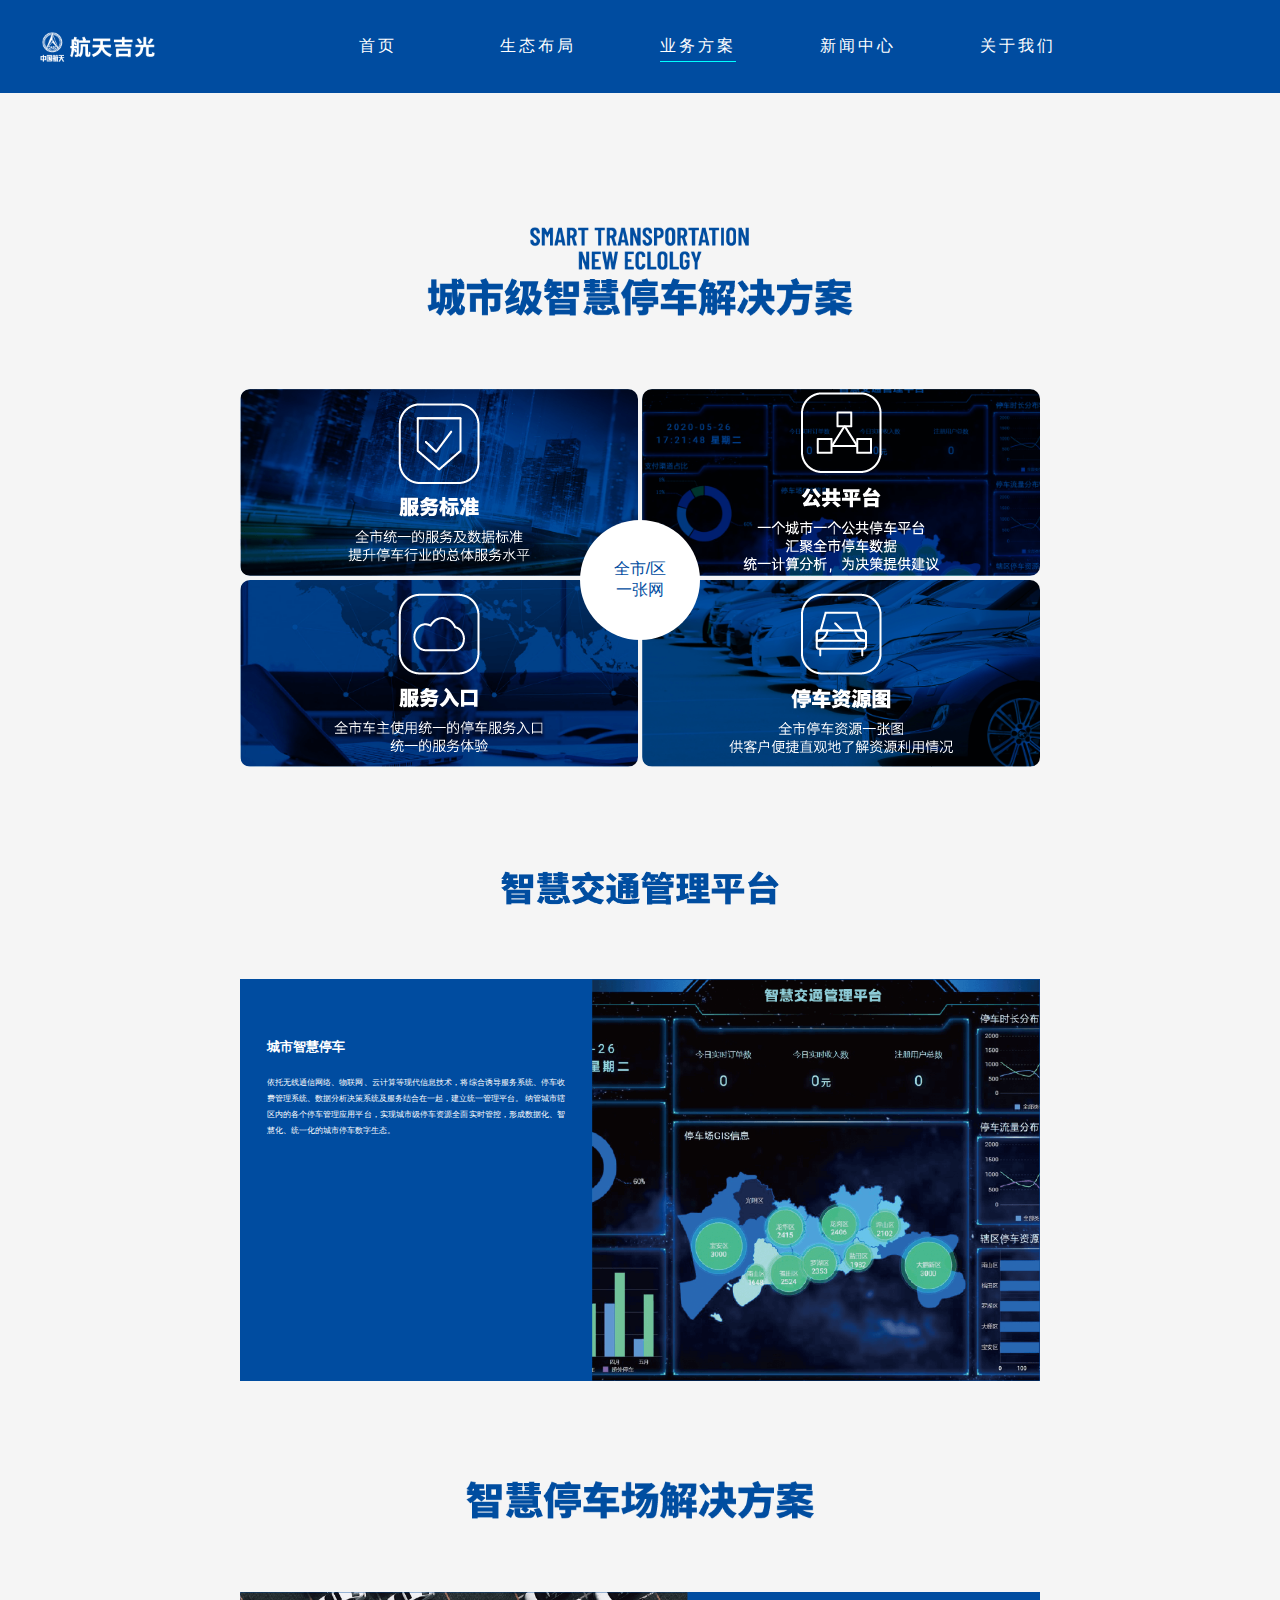
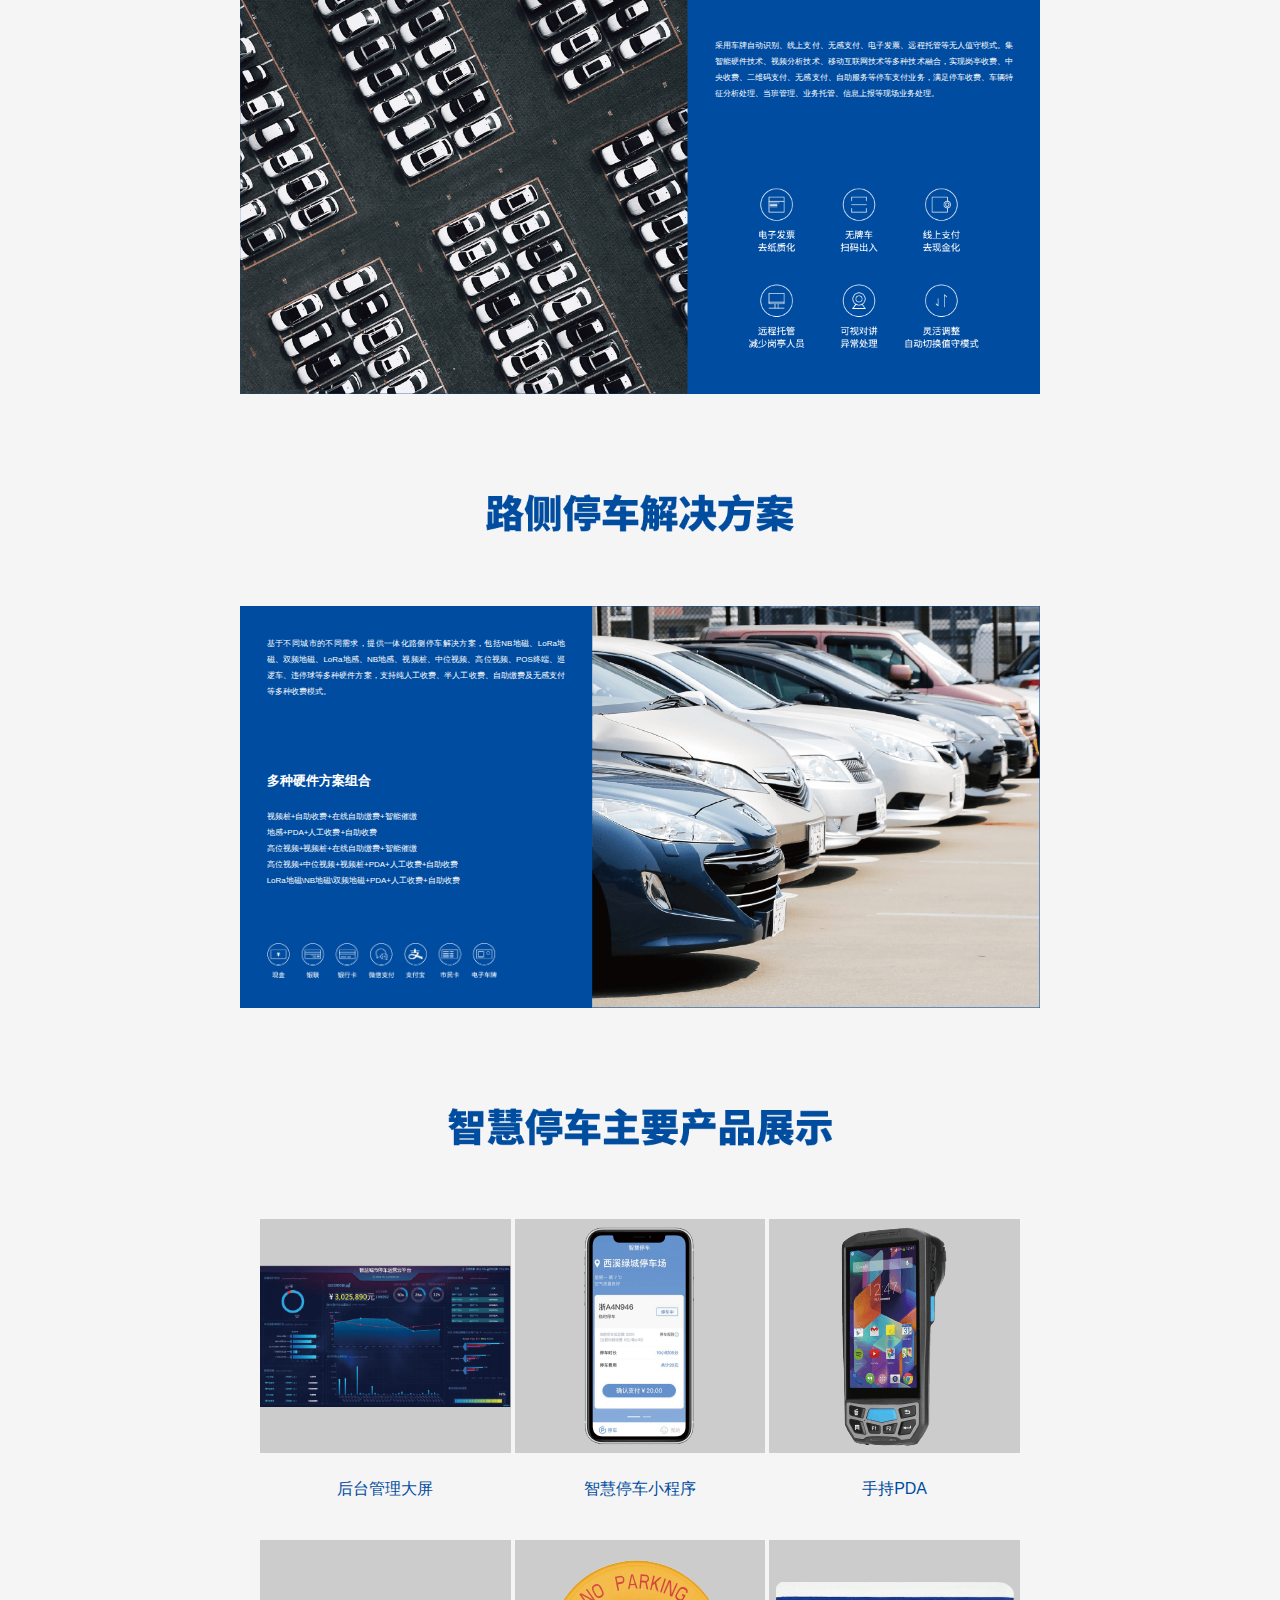
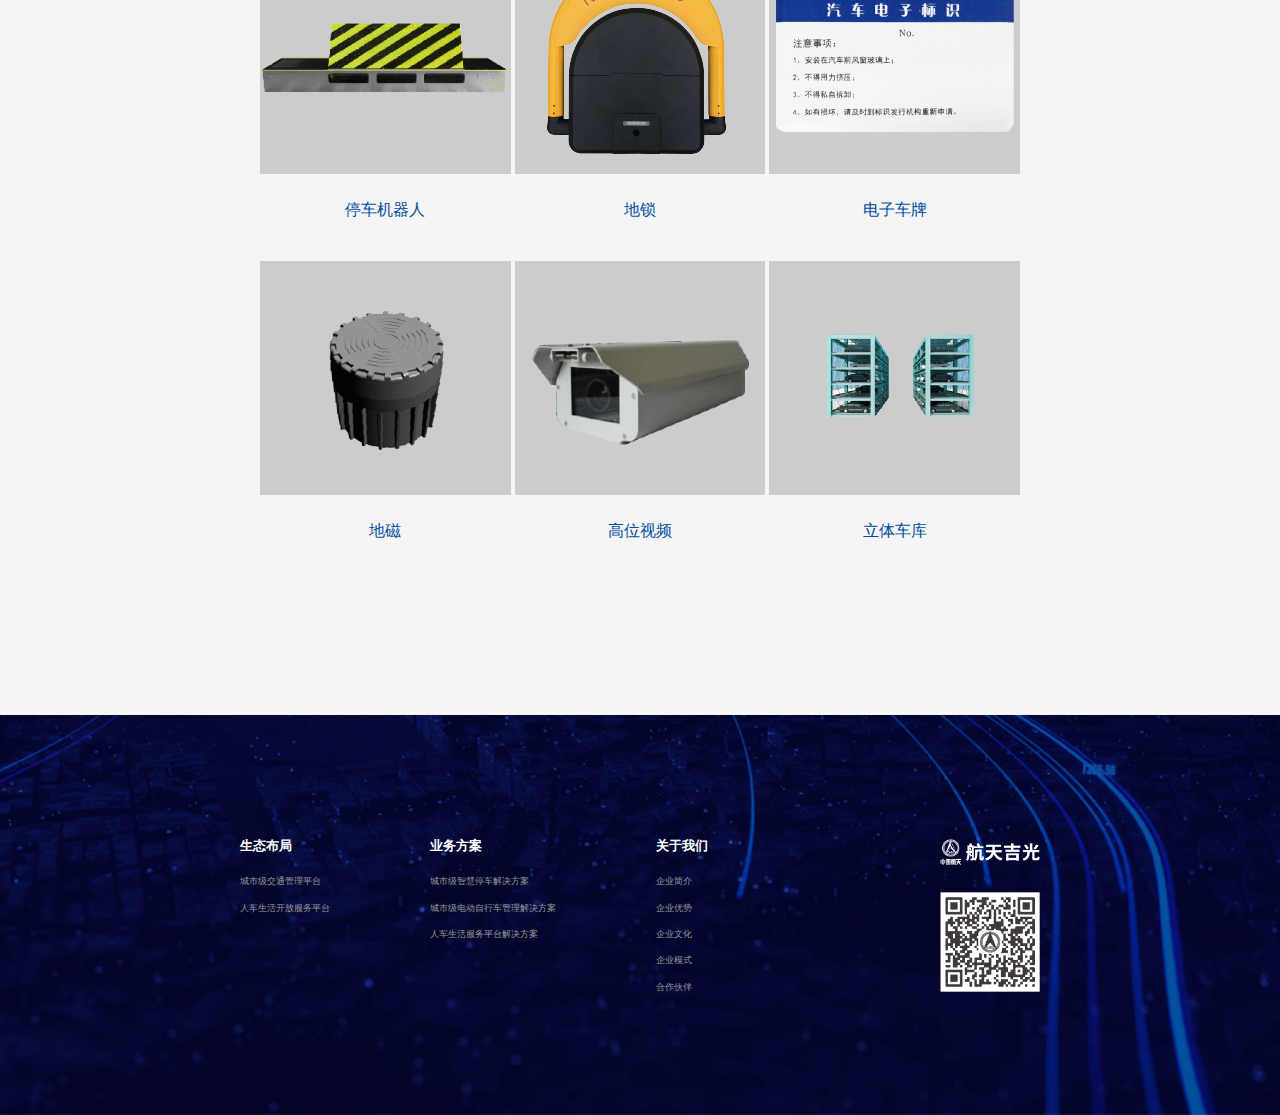
<file: business.html>
<!DOCTYPE html>
<html lang="en">
<head>
  <meta charset="UTF-8">
  <meta http-equiv="X-UA-Compatible" content="IE=edge">
  <meta name="viewport" content="width=device-width, initial-scale=1.0">
  <title>航天吉光官网</title>
  <!-- 使用方法 animate__animated animate__fadeInUp-->
  <link rel="stylesheet" href="./css/animate.min.css">
  <link rel="stylesheet" href="./css/adapter.css">
  <link rel="stylesheet" href="./css/common.css">
  <link rel="stylesheet" href="./css/business.css">
</head>
<body>
  <!-- 导航区域 -->
  <div class="navigator">
    <div class="header-box">
      <div class="left f30">
        <img src="./images/logo.png" alt="">
      </div>
      <div class="center">
        <div class="route-list f24">
          <ul>
            <li class="link"><a href="./index.html"><span>首页</span></a></li>
            <li class="link">
              <a href="./layout.html" data-nav="layout">
                <span>生态布局</span>
              </a>
            </li>
            <li class="link active select-items">
              <a href="./bus_live.html">
                <span>业务方案</span>
              </a>
              <div class="select-down">
                <ul>
                  <li><a href="./bus_live.html">人车生活服务平台解决方案</a></li>
                  <li class="active"><a href="./business.html">城市级智慧停车解决方案</a></li>
                  <li><a href="./bus_vehicel.html">城市级电动自行车管理解决方案</a></li>
                  <!-- <li><a href="./bus_star.html">北斗卫星物联网应用解决方案</a></li> -->
                </ul>
              </div>
            </li>
            <li class="link"><a href="./news.html"><span>新闻中心</span></a></li>
            <li class="link"><a href="./aboutUs.html"><span>关于我们</span></a></li>
          </ul>
        </div>
      </div>
      <div class="right"></div>
    </div>
  </div>
  <div class="outer">
    <!-- 城市级智慧停车解决方案 -->
    <div class="grid-area" id="ways_stop">
      <div class="title aniview" data-av-animation="flipInX">
        <img src="./images/business/title1.png" alt="">
      </div>
      <div class="grid-content banxin">
        <div class="grid-content-dot f24">
          <div class="text1">全市/区</div>
          <div class="text1">一张网</div>
        </div>
        <div class="grid-content-item flex-column align-center jc-center">
          <div class="grid-icon">
            <img src="./images/business/grid-icon1.png" alt="">
          </div>
          <div class="grid-text">
            <img src="./images/business/grid-text1.png" alt="">
          </div>
          <div class="grid-content-item-bg" style="background-image:url('/images/business/solution1.png');">
          </div>
        </div>
        <div class="grid-content-item flex-column align-center jc-center">
          <div class="grid-icon">
            <img src="./images/business/grid-icon2.png" alt="">
          </div>
          <div class="grid-text">
            <img src="./images/business/grid-text2.png" alt="">
          </div>
          <div class="grid-content-item-bg" style="background-image:url('/images/business/solution2.png');">
          </div>
        </div>
        <div class="grid-content-item flex-column align-center jc-center">
          <div class="grid-icon">
            <img src="./images/business/grid-icon3.png" alt="">
          </div>
          <div class="grid-text">
            <img src="./images/business/grid-text3.png" alt="">
          </div>
          <div class="grid-content-item-bg" style="background-image:url('/images/business/solution3.png');">
          </div>
        </div>
        <div class="grid-content-item flex-column align-center jc-center">
          <div class="grid-icon">
            <img src="./images/business/grid-icon4.png" alt="">
          </div>
          <div class="grid-text">
            <img src="./images/business/grid-text4.png" alt="">
          </div>
          <div class="grid-content-item-bg" style="background-image:url('/images/business/solution4.png');">
          </div>
        </div>
      </div>
    </div>
    <!-- 智慧交通管理平台 -->
    <div class="traf-area" id="ways_plant">
      <div class="title aniview" data-av-animation="flipInX">
        <img src="./images/business/title2.png" alt="">
      </div>
      <div class="plant-box banxin text-img-box flex-row">
        <div class="plant-content pos-text">
          <div class="pos-text-main f24">城市智慧停车</div>
          <div class="pos-text-sub">
            依托无线通信网络、物联网、云计算等现代信息技术，将综合诱导服务系统、停车收费管理系统、数据分析决策系统及服务结合在一起，建立统一管理平台。 纳管城市辖区内的各个停车管理应用平台，实现城市级停车资源全面实时管控，形成数据化、智慧化、统一化的城市停车数字生态。
          </div>
        </div>
        <div class="plant-img pos-img">
          <img src="./images/business/big.png" alt="">
        </div>
      </div>
    </div>
    <!-- 智慧停车场解决方案 -->
    <div class="car-area" id="ways_stop">
      <div class="title aniview" data-av-animation="flipInX">
        <img src="./images/business/title3.png" alt="">
      </div>
      <div class="plant-box banxin text-img-box flex-row">
        <div class="plant-img pos-img">
          <img src="./images/business/way1.png" alt="">
        </div>
        <div class="plant-content pos-text flex-column align-center jc-around">
          <div class="pos-text-sub">
            采用车牌自动识别、线上支付、无感支付、电子发票、远程托管等无人值守模式。集智能硬件技术、视频分析技术、移动互联网技术等多种技术融合，实现岗亭收费、中央收费、二维码支付、无感支付、自助服务等停车支付业务，满足停车收费、车辆特征分析处理、当班管理、业务托管、信息上报等现场业务处理。
          </div>
          <div class="pos-text-img">
            <img src="./images/business/iconList1.png" alt="">
          </div>
        </div>
      </div>
    </div>
    <!-- 路侧停车解决方案 -->
    <div class="roadAside-area">
      <div class="title aniview" data-av-animation="flipInX">
        <img src="./images/business/title4.png" alt="">
      </div>
      <div class="plant-box banxin text-img-box flex-row">
        <div class="plant-content pos-text flex-column jc-around">
          <div class="pos-text-sub">
            基于不同城市的不同需求，提供一体化路侧停车解决方案，包括NB地磁、LoRa地磁、双频地磁、LoRa地感、NB地感、视频桩、中位视频、高位视频、POS终端、巡逻车、违停球等多种硬件方案，支持纯人工收费、半人工收费、自助缴费及无感支付等多种收费模式。
          </div>
          <div>
            <div class="pos-text-main f24">多种硬件方案组合</div>
            <div class="pos-text-sub">
              <div class="pos-text-sub-item">视频桩+自助收费+在线自助缴费+智能催缴</div>
              <div class="pos-text-sub-item">地感+PDA+人工收费+自助收费</div>
              <div class="pos-text-sub-item">高位视频+视频桩+在线自助缴费+智能催缴</div>
              <div class="pos-text-sub-item">高位视频+中位视频+视频桩+PDA+人工收费+自助收费</div>
              <div class="pos-text-sub-item">LoRa地磁\NB地磁\双频地磁+PDA+人工收费+自助收费</div>
            </div>
          </div>
          <div class="pos-text-img">
            <img src="./images/business/iconList2.png" alt="">
          </div>
        </div>
        <div class="plant-img pos-img">
          <img src="./images/business/way2.png" alt="">
        </div>
      </div>
    </div>
    <!-- 产品展示 -->
    <div class="display-area">
      <div class="title aniview" data-av-animation="flipInX">
        <img src="./images/business/title5.png" alt="">
      </div>
      <div class="display-box banxin">
        <div class="display-box-row flex-row jc-between">
          <div class="display-box-row-item">
            <div class="display-box-row-top flex-column jc-center align-center">
              <div class="display-box-row-item-img">
                <img src="./images/business/product1.png" alt="">
              </div>
            </div>
            <div class="display-box-row-bottom">后台管理大屏</div>
          </div>
          <div class="display-box-row-item">
            <div class="display-box-row-top flex-column jc-center align-center">
              <div class="display-box-row-item-img">
                <img src="./images/business/product2.png" alt="">
              </div>
            </div>
            <div class="display-box-row-bottom">智慧停车小程序</div>
          </div>
          <div class="display-box-row-item">
            <div class="display-box-row-top flex-column jc-center align-center">
              <div class="display-box-row-item-img">
                <img src="./images/business/product3.png" alt="">
              </div>
            </div>
            <div class="display-box-row-bottom">手持PDA</div>
          </div>
          <div class="display-box-row-item">
            <div class="display-box-row-top flex-column jc-center align-center">
              <div class="display-box-row-item-img">
                <img src="./images/business/product4.png" alt="">
              </div>
            </div>
            <div class="display-box-row-bottom">停车机器人</div>
          </div>
          <div class="display-box-row-item">
            <div class="display-box-row-top flex-column jc-center align-center">
              <div class="display-box-row-item-img">
                <img src="./images/business/product5.png" alt="">
              </div>
            </div>
            <div class="display-box-row-bottom">地锁</div>
          </div>
          <div class="display-box-row-item">
            <div class="display-box-row-top flex-column jc-center align-center">
              <div class="display-box-row-item-img">
                <img src="./images/business/product6.png" alt="">
              </div>
            </div>
            <div class="display-box-row-bottom">电子车牌</div>
          </div>
          <div class="display-box-row-item">
            <div class="display-box-row-top flex-column jc-center align-center">
              <div class="display-box-row-item-img">
                <img src="./images/business/product7.png" alt="">
              </div>
            </div>
            <div class="display-box-row-bottom">地磁</div>
          </div>
          <div class="display-box-row-item">
            <div class="display-box-row-top flex-column jc-center align-center">
              <div class="display-box-row-item-img">
                <img src="./images/business/product8.png" alt="">
              </div>
            </div>
            <div class="display-box-row-bottom">高位视频</div>
          </div>
          <div class="display-box-row-item">
            <div class="display-box-row-top flex-column jc-center align-center">
              <div class="display-box-row-item-img">
                <img src="./images/business/product9.png" alt="">
              </div>
            </div>
            <div class="display-box-row-bottom">立体车库</div>
          </div>
        </div>
      </div>
    </div>
  </div>
  <!-- 底部区域 -->
  <div class="footer flex-column jc-center">
    <div class="content banxin flex-row jc-between align-center">
      <div class="left flex-column jc-between">
        <div class="top flex-row jc-around">
          <ul>
            <li class="title">生态布局</li>
            <li><a href="./layout.html#manage">城市级交通管理平台</a></li>
            <li><a href="./layout.html#server">人车生活开放服务平台</a></li>
          </ul>
          <ul>
            <li class="title">业务方案</li>
            <li><a href="./business.html">城市级智慧停车解决方案</a></li>
            <li><a href="./bus_vehicel.html">城市级电动自行车管理解决方案</a></li>
            <li><a href="./bus_live.html">人车生活服务平台解决方案</a></li>
          </ul>
          <ul>
            <li class="title">关于我们</li>
            <li><a href="./aboutUs.html#introduce">企业简介</a></li>
            <li><a href="./aboutUs.html#goodness">企业优势</a></li>
            <li><a href="./aboutUs.html#culture">企业文化</a></li>
            <li><a href="./aboutUs.html#model">企业模式</a></li>
            <li><a href="./aboutUs.html#cooper">合作伙伴</a></li>
          </ul>
        </div>
        <!-- <div class="bottom">是非成败转头空, 青山依旧在, 惯看秋月春风。一壶浊酒喜相逢, 古今多少事, 滚滚长江东逝水, 浪花淘尽英雄</div> -->
      </div>
      <div class="right">
        <div class="logo">
          <img src="./images/logo.png" alt="">
        </div>
        <div class="qrcode">
          <img src="./images/erweima.png" alt="">
        </div>
      </div>
    </div>
  </div>
  <div class="back-top" title="返回顶部">
    <img src="./images/backTop.png" alt="">
  </div>
<script src="./lib/jquery/jquery.min.js"></script>
<script src="./lib/jquery.aniview.js"></script>
<script src="./js/common.js"></script>
<script src="./js/business.js"></script>
</body>
</html>
</file>
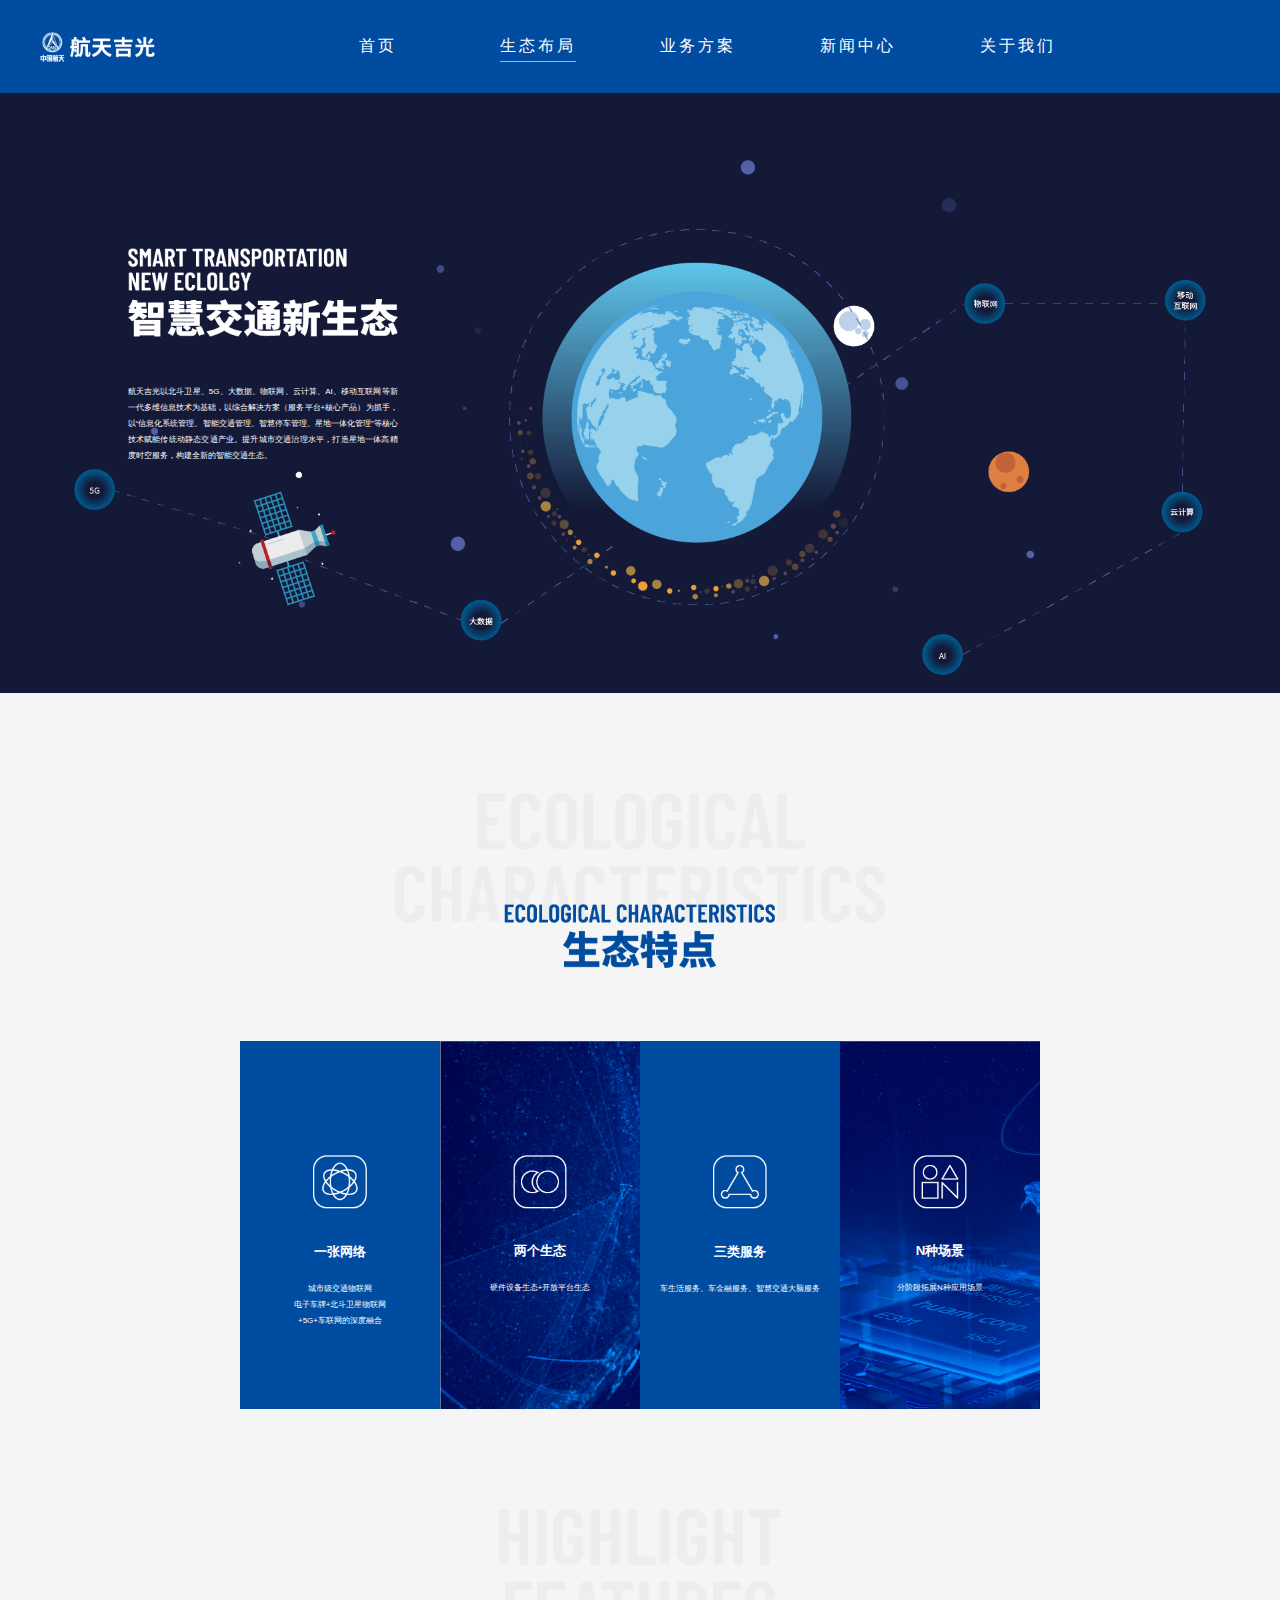
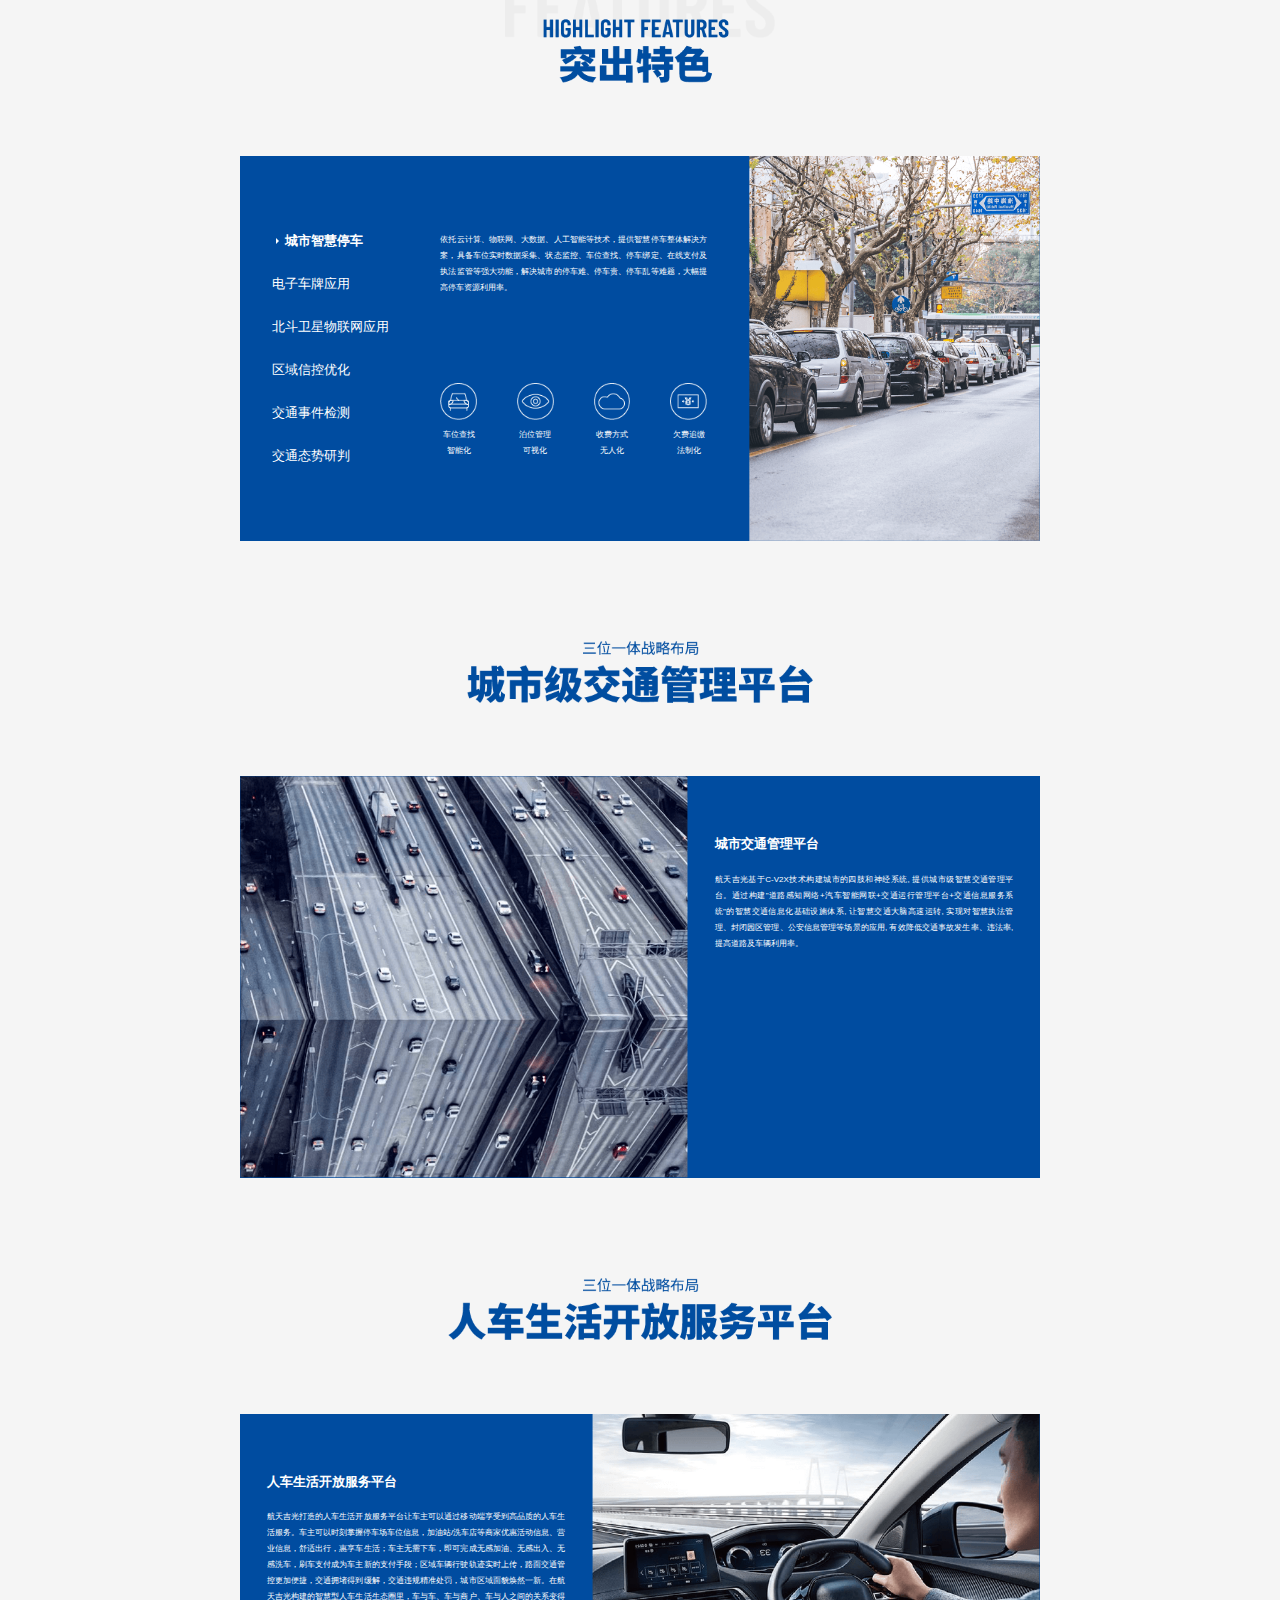
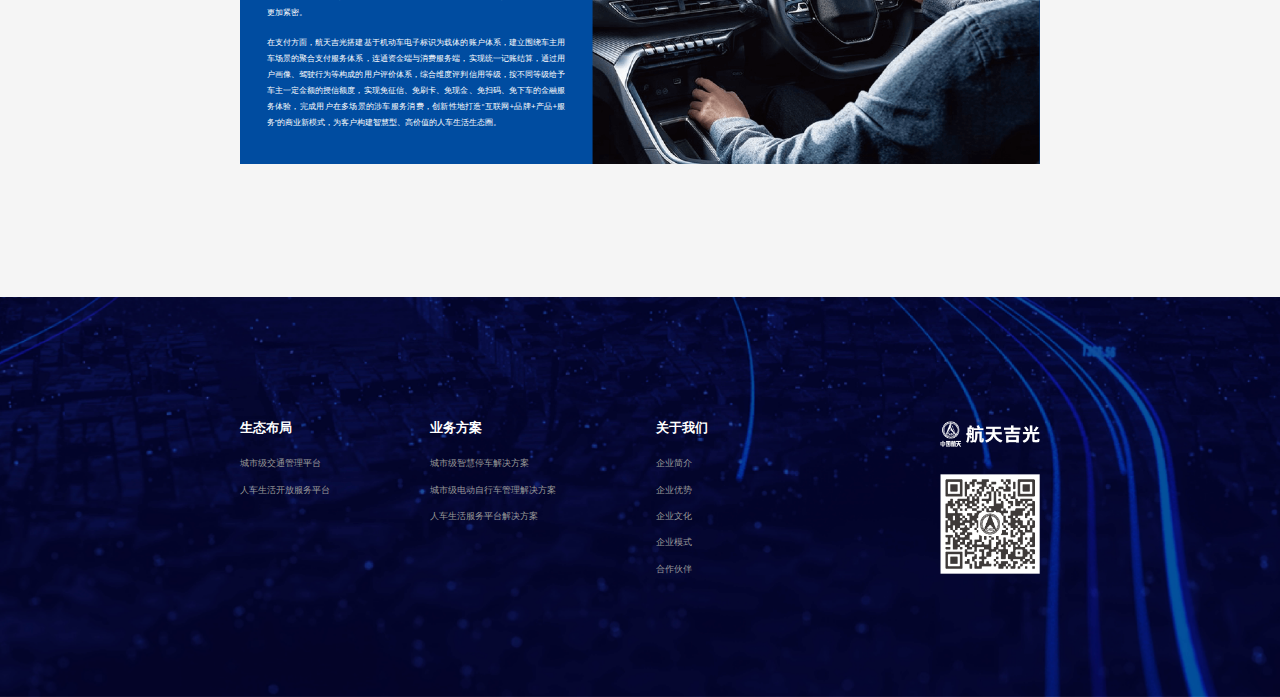
<file: layout.html>
<!DOCTYPE html>
<html lang="en">
<head>
  <meta charset="UTF-8">
  <meta http-equiv="X-UA-Compatible" content="IE=edge">
  <meta name="viewport" content="width=device-width, initial-scale=1.0">
  <title>航天吉光官网</title>
  <!-- 使用方法 animate__animated animate__fadeInUp-->
  <!-- <link rel="stylesheet" href="./css/animate.min.css"> -->
  <link rel="stylesheet" href="./css/adapter.css">
  <link rel="stylesheet" href="./css/common.css">
  <link rel="stylesheet" href="./css/layout.css">
</head>
<body>
  <div class="outer">
  <!-- 导航区域 -->
  <div class="navigator">
    <div class="header-box">
      <div class="left f30">
        <img src="./images/logo.png" alt="">
      </div>
      <div class="center">
        <div class="route-list f24">
          <ul>
            <li class="link"><a href="./index.html"><span>首页</span></a></li>
            <li class="link active select-items">
              <a href="./layout.html" data-nav="layout">
                <span>生态布局</span>
              </a>
              <div class="select-down">
                <ul>
                  <li><a href="./layout.html#manage">城市级交通管理平台</a></li>
                  <li><a href="./layout.html#server">人车生活开放服务平台</a></li>
                  <!-- <li><a href="./layout.html#application">北斗卫星物联网应用平台</a></li> -->
                </ul>
              </div>
            </li>
            <li class="link">
              <a href="./bus_live.html">
                <span>业务方案</span>
              </a>
            </li>
            <li class="link"><a href="./news.html"><span>新闻中心</span></a></li>
            <li class="link"><a href="./aboutUs.html"><span>关于我们</span></a></li>
          </ul>
        </div>
      </div>
      <div class="right"></div>
    </div>
  </div>
  <div class="banner">
    <div class="banner-main">
      <div class="banner-title aniview" data-av-animation="slideInLeft">
        <img src="./images/layout/banner-title.png" alt="">
        <div class="banner-text text-justify">
          航天吉光以北斗卫星、5G、大数据、物联网、云计算、AI、移动互联网等新一代多维信息技术为基础，以综合解决方案（服务平台+核心产品）为抓手，以“信息化系统管理、智能交通管理、智慧停车管理、星地一体化管理”等核心技术赋能传统动静态交通产业。提升城市交通治理水平，打造星地一体高精度时空服务，构建全新的智能交通生态。
        </div>
      </div>
      <div class="ball">
        <img class="aniview" data-av-animation="zoomInDown" src="./images/layout/banner-1.png" alt="">
      </div>
      <img src="./images/layout/banner.png" alt="">
    </div>
  </div>
  <!-- 生态特点区域 -->
  <div class="ecol-area">
    <div class="title aniview" data-av-animation="flipInX">
      <img src="./images/layout/title2.png" alt="">
      <!-- <div class="main-title">
      </div>
      <div class="sub-title">生态特点</div> -->
    </div>
    <div class="pro-box flex-row banxin">
      <div class="pro-item flex-column align-center">
        <div class="icon">
          <img src="./images/layout/icon1.png" alt="">
        </div>
        <div class="text">一张网络</div>
        <div class="decribe">城市级交通物联网</div>
        <div class="decribe">电子车牌+北斗卫星物联网</div>
        <div class="decribe">+5G+车联网的深度融合</div>

      </div>
      <div class="pro-item flex-column align-center">
        <div class="icon">
          <img src="./images/layout/icon2.png" alt="">
        </div>
        <div class="text">两个生态</div>
        <div class="decribe">硬件设备生态+开放平台生态</div>
      </div>
      <div class="pro-item flex-column align-center">
        <div class="icon">
          <img src="./images/layout/icon3.png" alt="">
        </div>
        <div class="text">三类服务</div>
        <div class="decribe">车生活服务、车金融服务、智慧交通大脑服务</div>
      </div>
      <div class="pro-item flex-column align-center">
        <div class="icon">
          <img src="./images/layout/icon4.png" alt="">
        </div>
        <div class="text">N种场景</div>
        <div class="decribe">分阶段拓展N种应用场景</div>
      </div>

    </div>
  </div>
  <!-- 突出特色区域 -->
  <div class="features-area">
    <div class="title aniview" data-av-animation="flipInX">
      <img src="./images/layout/title3.png" alt="">
      <!-- <div class="main-title">
      </div>
      <div class="sub-title">突出特色</div> -->
    </div>
    <div class="features-box banxin text-img-box flex-row">
      <div class="features-tab flex-row align-center">
        <ul class="features-tab-left">
          <li class="current-show" data-index="0">
            城市智慧停车
          </li>
          <li data-index="1">
            电子车牌应用
          </li>
          <li data-index="2">
            北斗卫星物联网应用
          </li>
          <li data-index="3">
            区域信控优化
          </li>
          <li data-index="4">
            交通事件检测
          </li>
          <li data-index="5">
            交通态势研判
          </li>
        </ul>
        <div class="features-tab-right">
          <div class="features-tab-right-item show flex-column jc-between">
            <div class="tab-title">依托云计算、物联网、大数据、人工智能等技术，提供智慧停车整体解决方案，具备车位实时数据采集、状态监控、车位查找、停车绑定、在线支付及执法监管等强大功能，解决城市的停车难、停车贵、停车乱等难题，大幅提高停车资源利用率。</div>
            <div class="tab-img">
              <div class="tab-img-item">
                <img src="./images/layout/tab1_icon1.png" alt="">
                <div class="text">车位查找智能化</div>
              </div>
              <div class="tab-img-item">
                <img src="./images/layout/tab1_icon2.png" alt="">
                <div class="text">泊位管理可视化</div>
              </div>
              <div class="tab-img-item">
                <img src="./images/layout/tab1_icon3.png" alt="">
                <div class="text">收费方式无人化</div>
              </div>
              <div class="tab-img-item">
                <img src="./images/layout/tab1_icon4.png" alt="">
                <div class="text">欠费追缴法制化</div>
              </div>
            </div>
          </div>
          <div class="features-tab-right-item flex-column jc-between">
            <div class="tab-title">采用射频识别技术和公安部制定推广的智能汽车电子标识，实现自动、非接触、不停车地对车辆进行识别和管理，让车主通过移动端App即可享受到高品质的人车生活服务，实现政府涉车管理及车金融等相关应用，让车与车、车与商户、车与人之间的关系变得更加紧密。</div>
            <div class="tab-img">
              <div class="tab-img-item">
                <img src="./images/layout/tab2_icon1.png" alt="">
                <div class="text">免征信</div>
              </div>
              <div class="tab-img-item">
                <img src="./images/layout/tab2_icon2.png" alt="">
                <div class="text">免刷卡</div>
              </div>
              <div class="tab-img-item">
                <img src="./images/layout/tab2_icon3.png" alt="">
                <div class="text">免现金</div>
              </div>
              <div class="tab-img-item">
                <img src="./images/layout/tab2_icon4.png" alt="">
                <div class="text">免下车</div>
              </div>
            </div>
          </div>
          <div class="features-tab-right-item flex-column jc-between">
            <div class="tab-title">依托国家PNT体系建设战略方向，以北斗系统为核心基础，采用星、地融合方式对北斗导航定位信号进行增强，对北斗的短报文服务能力进行增强，构建天地一体、覆盖无缝、安全可信、高效便捷的国家综合PNT（定位、导航和授时）体系，为物联网应用提供广覆盖、大容量、高精度、低成本、低功耗的位置、时间和通讯（PNTC）服务。</div>
            <div class="tab-img">
              <div class="tab-img-item">
                <img src="./images/layout/tab3_icon1.png" alt="">
                <div class="text">多维度感知</div>
              </div>
              <div class="tab-img-item">
                <img src="./images/layout/tab3_icon2.png" alt="">
                <div class="text">多空间覆盖</div>
              </div>
              <div class="tab-img-item">
                <img src="./images/layout/tab3_icon3.png" alt="">
                <div class="text">通导一体</div>
              </div>
              <div class="tab-img-item">
                <img src="./images/layout/tab3_icon4.png" alt="">
                <div class="text">天地一体</div>
              </div>
            </div>
          </div>
          <div class="features-tab-right-item flex-column jc-between">
            <div class="tab-title">航天吉光采用AI图引擎技术、路口自适应训练算法、干线协调算法等，结合城市交通历史通行规律，实时感知机动车、非机动车、行人的交通情况，实现点-线-面信号配时优化，提升交通效率，保障通行。</div>
            <div class="tab-img">
              <div class="tab-img-item">
                <img src="./images/layout/tab4_icon1.png" alt="">
                <div class="text">区域联动优化</div>
              </div>
              <div class="tab-img-item">
                <img src="./images/layout/tab4_icon2.png" alt="">
                <div class="text">精细化时段划分</div>
              </div>
              <div class="tab-img-item">
                <img src="./images/layout/tab4_icon3.png" alt="">
                <div class="text">智能实时信控</div>
              </div>
              <div class="tab-img-item">
                <img src="./images/layout/tab4_icon4.png" alt="">
                <div class="text">配时持续优化</div>
              </div>
            </div>
          </div>
          <div class="features-tab-right-item flex-column jc-between">
            <div class="tab-title">基于人工智能的交通事件检测，可对诊断出的交通异常事件，触发信号灯AI自动优化以疏导交通，并实时告警，此外，基于视频实时检测交通异常事件，秒级上报告警，更快解决突发拥堵。</div>
            <div class="tab-img">
              <div class="tab-img-item">
                <img src="./images/layout/tab5_icon1.png" alt="">
                <div class="text">信控联动快速闭环</div>
              </div>
              <div class="tab-img-item">
                <img src="./images/layout/tab5_icon2.png" alt="">
                <div class="text">实时检测秒级上报</div>
              </div>
            </div>
          </div>
          <div class="features-tab-right-item flex-column jc-between">
            <div class="tab-title">基于深度学习与反馈的迭代更新，对交通网络进行实时智能化运算与模拟，识别常发拥堵路口、路段和干线，并基于历史交通规律，结合天气情况、假日情况等对未来交通态势进行精确预判，支撑出行信息诱导发布。</div>
            <div class="tab-img">
              <div class="tab-img-item">
                <img src="./images/layout/tab6_icon1.png" alt="">
                <div class="text">路况实时查看</div>
              </div>
              <div class="tab-img-item">
                <img src="./images/layout/tab6_icon2.png" alt="">
                <div class="text">拥堵路口排名</div>
              </div>
              <div class="tab-img-item">
                <img src="./images/layout/tab6_icon3.png" alt="">
                <div class="text">交通流量预测</div>
              </div>
            </div>
          </div>
        </div>
      </div>
      <div class="features-img">
        <img src="./images/layout/bg3_1.png" class="features-img-item show" alt="">
        <img src="./images/layout/bg3_2.jpg" class="features-img-item" alt="">
        <img src="./images/layout/bg3_3.jpg" class="features-img-item" alt="">
        <img src="./images/layout/bg3_4.jpg" class="features-img-item" alt="">
        <img src="./images/layout/bg3_5.jpg" class="features-img-item" alt="">
        <img src="./images/layout/bg3_6.jpg" class="features-img-item" alt="">

      </div>
    </div>
  </div>
  <!-- 管理平台区域 -->
  <div class="plant-area" id="manage">
    <div class="title aniview" data-av-animation="flipInX">
      <img src="./images/layout/title4.png" alt="">
      <!-- <div class="main-title"></div>
      <div class="sub-title">城市级交通管理平台</div> -->
    </div>
    <div class="plant-box banxin text-img-box flex-row">
      <div class="plant-img pos-img">
        <img src="./images/layout/bg4.png" alt="">
      </div>
      <div class="plant-content pos-text">
        <div class="pos-text-main f24">城市交通管理平台</div>
        <div class="pos-text-sub">
          航天吉光基于C-V2X技术构建城市的四肢和神经系统, 提供城市级智慧交通管理平台。通过构建"道路感知网络+汽车智能网联+交通运行管理平台+交通信息服务系统"的智慧交通信息化基础设施体系, 让智慧交通大脑高速运转, 实现对智慧执法管理、封闭园区管理、公安信息管理等场景的应用, 有效降低交通事故发生率、违法率, 提高道路及车辆利用率。
        </div>
      </div>
    </div>
  </div>
  <!-- 人车生活区域 -->
  <div class="car-area" id="server">
    <div class="title aniview" data-av-animation="flipInX">
      <img src="./images/layout/title5.png" alt="">
      <!-- <div class="main-title"></div>
      <div class="sub-title">人车生活开放服务平台</div> -->
    </div>
    <div class="text-img-box banxin flex-row">
      <div class="pos-text">
        <div class="pos-text-main">人车生活开放服务平台</div>
        <div class="pos-text-sub">
          航天吉光打造的人车生活开放服务平台让车主可以通过移动端享受到高品质的人车生活服务。车主可以时刻掌握停车场车位信息，加油站/洗车店等商家优惠活动信息、营业信息，舒适出行，惠享车生活；车主无需下车，即可完成无感加油、无感出入、无感洗车，刷车支付成为车主新的支付手段；区域车辆行驶轨迹实时上传，路面交通管控更加便捷，交通拥堵得到缓解，交通违规精准处罚，城市区域面貌焕然一新。在航天吉光构建的智慧型人车生活生态圈里，车与车、车与商户、车与人之间的关系变得更加紧密。
        </div>
        <div class="pos-text-sub">
          在支付方面，航天吉光搭建基于机动车电子标识为载体的账户体系，建立围绕车主用车场景的聚合支付服务体系，连通资金端与消费服务端，实现统一记账结算，通过用户画像、驾驶行为等构成的用户评价体系，综合维度评判信用等级，按不同等级给予车主一定金额的授信额度，实现免征信、免刷卡、免现金、免扫码、免下车的金融服务体验，完成用户在多场景的涉车服务消费，创新性地打造“互联网+品牌+产品+服务”的商业新模式，为客户构建智慧型、高价值的人车生活生态圈。
        </div>
      </div>
      <div class="pos-img car-img" style="background-image: url(./images/layout/bg5.png);">
        <!-- <img src="./images/layout/bg5.png" alt=""> -->
      </div>
    </div>
  </div>
  <!-- 底部区域 -->
  <div class="footer flex-column jc-center">
    <div class="content banxin flex-row jc-between align-center">
      <div class="left flex-column jc-between">
        <div class="top flex-row jc-around">
          <ul>
            <li class="title">生态布局</li>
            <li><a href="./layout.html#manage">城市级交通管理平台</a></li>
            <li><a href="./layout.html#server">人车生活开放服务平台</a></li>
          </ul>
          <ul>
            <li class="title">业务方案</li>
            <li><a href="./business.html">城市级智慧停车解决方案</a></li>
            <li><a href="./bus_vehicel.html">城市级电动自行车管理解决方案</a></li>
            <li><a href="./bus_live.html">人车生活服务平台解决方案</a></li>
          </ul>
          <ul>
            <li class="title">关于我们</li>
            <li><a href="./aboutUs.html#introduce">企业简介</a></li>
            <li><a href="./aboutUs.html#goodness">企业优势</a></li>
            <li><a href="./aboutUs.html#culture">企业文化</a></li>
            <li><a href="./aboutUs.html#model">企业模式</a></li>
            <li><a href="./aboutUs.html#cooper">合作伙伴</a></li>
          </ul>
        </div>
        <!-- <div class="bottom">是非成败转头空, 青山依旧在, 惯看秋月春风。一壶浊酒喜相逢, 古今多少事, 滚滚长江东逝水, 浪花淘尽英雄</div> -->
      </div>
      <div class="right">
        <div class="logo">
          <img src="./images/logo.png" alt="">
        </div>
        <div class="qrcode">
          <img src="./images/erweima.png" alt="">
        </div>
      </div>
    </div>
  </div>
</div>
<div class="back-top" title="返回顶部">
  <img src="./images/backTop.png" alt="">
</div>
<script src="./lib/jquery/jquery.min.js"></script>
<!-- <script src="./lib/jquery.aniview.js"></script> -->
<script src="./js/common.js"></script>
<script src="./js/layout.js"></script>
</body>
</html>
</file>
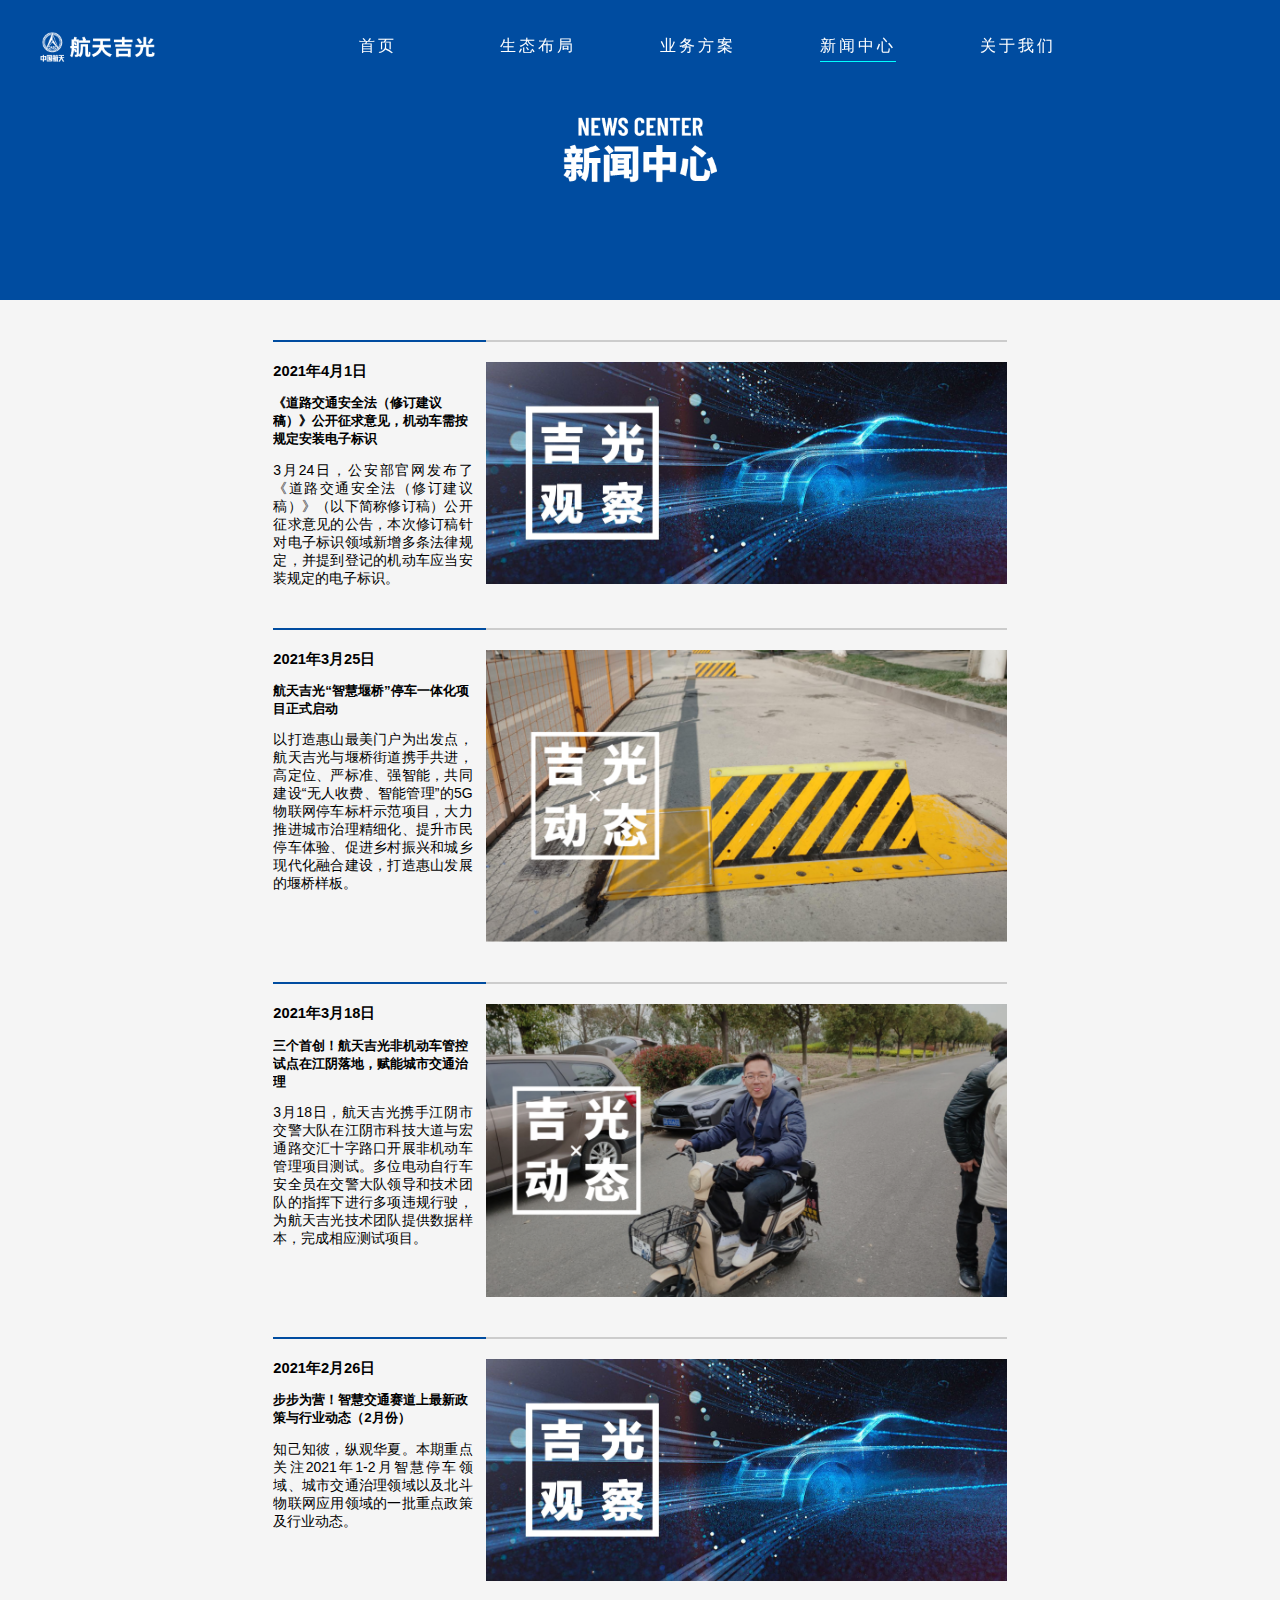
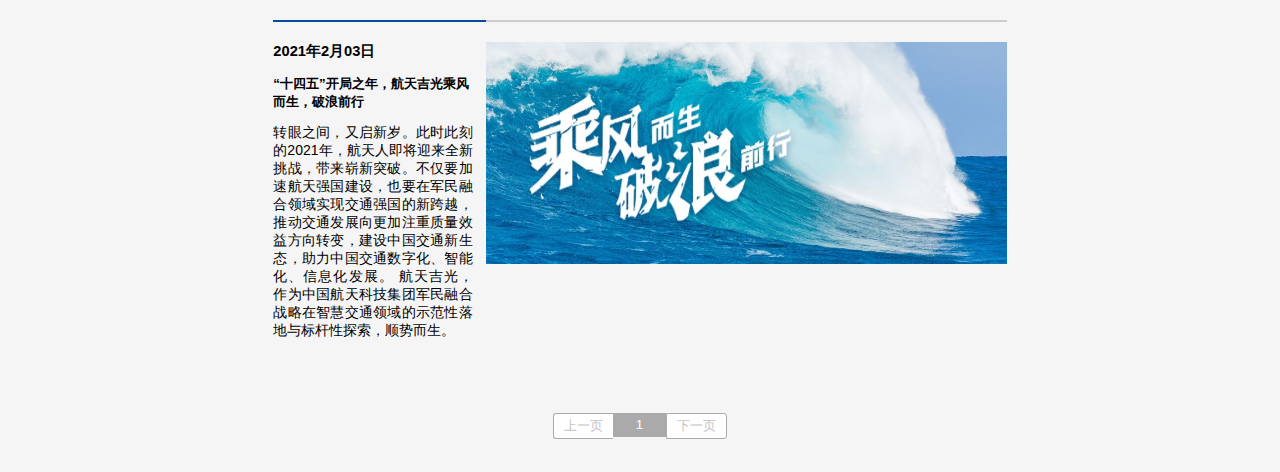
<file: news.html>
<!DOCTYPE html>
<html lang="en">
<head>
  <meta charset="UTF-8">
  <meta http-equiv="X-UA-Compatible" content="IE=edge">
  <meta name="viewport" content="width=device-width, initial-scale=1.0">
  <title>航天吉光官网</title>
  <!-- 使用方法 animate__animated animate__fadeInUp-->
  <link rel="stylesheet" href="./css/animate.min.css">
  <link rel="stylesheet" href="./lib/pagination/pagination.css">
  <link rel="stylesheet" href="./css/adapter.css">
  <link rel="stylesheet" href="./css/common.css">
  <link rel="stylesheet" href="./css/news.css">
</head>
<body>
  <div class="outer flex-column">
    <div class="navigator fix-header-box ">
      <div class="header-box">
        <div class="left f30">
          <img src="./images/logo.png" alt="">
        </div>
        <div class="center">
          <div class="route-list f24">
            <ul>
              <li class="link"><a href="./index.html"><span>首页</span></a></li>
              <li class="link">
                <a href="./layout.html" data-nav="layout">
                  <span>生态布局</span>
                </a>
              </li>
              <li class="link">
                <a href="./bus_live.html">
                  <span>业务方案</span>
                </a>
              </li>
              <li class="link active"><a href="./news.html"><span>新闻中心</span></a></li>
              <li class="link"><a href="./aboutUs.html"><span>关于我们</span></a></li>
            </ul>
          </div>
        </div>
        <div class="right"></div>
      </div>
    </div>
    <div class="banner" id="top">
      <div class="title aniview" data-av-animation="zoomInDown">
        <img src="./images/news/new2.png">
      </div>
    </div>
    <div class="news-list">
      <div class="news-item" id="news01">
        <div class="news-left-text">
          <div class="news-time">2021年4月1日</div>
          <div class="news-title f18">《道路交通安全法（修订建议稿）》公开征求意见，机动车需按规定安装电子标识</div>
          <div class="news-content">
            3月24日，公安部官网发布了《道路交通安全法（修订建议稿）》（以下简称修订稿）公开征求意见的公告，本次修订稿针对电子标识领域新增多条法律规定，并提到登记的机动车应当安装规定的电子标识。
          </div>
        </div>
        <div class="news-right-img">
          <img src="./images/news/news-item1.jpg" alt="">
        </div>
      </div>
      <div class="news-item" id="news02">
        <div class="news-left-text">
          <div class="news-time">2021年3月25日</div>
          <div class="news-title f18">航天吉光“智慧堰桥”停车一体化项目正式启动</div>
          <div class="news-content">
            以打造惠山最美门户为出发点，航天吉光与堰桥街道携手共进，高定位、严标准、强智能，共同建设“无人收费、智能管理”的5G物联网停车标杆示范项目，大力推进城市治理精细化、提升市民停车体验、促进乡村振兴和城乡现代化融合建设，打造惠山发展的堰桥样板。
          </div>
        </div>
        <div class="news-right-img">
          <img src="./images/news/news-item2.png" alt="">
        </div>
      </div>
      <div class="news-item" id="news03">
        <div class="news-left-text">
          <div class="news-time">2021年3月18日</div>
          <div class="news-title f18">三个首创！航天吉光非机动车管控试点在江阴落地，赋能城市交通治理</div>
          <div class="news-content">
            3月18日，航天吉光携手江阴市交警大队在江阴市科技大道与宏通路交汇十字路口开展非机动车管理项目测试。多位电动自行车安全员在交警大队领导和技术团队的指挥下进行多项违规行驶，为航天吉光技术团队提供数据样本，完成相应测试项目。
          </div>
        </div>
        <div class="news-right-img">
          <img src="./images/news/news-item3.png" alt="">
        </div>
      </div>
      <div class="news-item" id="news04">
        <div class="news-left-text">
          <div class="news-time">2021年2月26日</div>
          <div class="news-title f18">步步为营！智慧交通赛道上最新政策与行业动态（2月份）</div>
          <div class="news-content">
            知己知彼，纵观华夏。本期重点关注2021年1-2月智慧停车领域、城市交通治理领域以及北斗物联网应用领域的一批重点政策及行业动态。
          </div>
        </div>
        <div class="news-right-img">
          <img src="./images/news/news-item1.jpg" alt="">
        </div>
      </div>
      <div class="news-item" id="news05">
        <div class="news-left-text">
          <div class="news-time">2021年2月03日</div>
          <div class="news-title f18">“十四五”开局之年，航天吉光乘风而生，破浪前行</div>
          <div class="news-content">
            转眼之间，又启新岁。此时此刻的2021年，航天人即将迎来全新挑战，带来崭新突破。不仅要加速航天强国建设，也要在军民融合领域实现交通强国的新跨越，推动交通发展向更加注重质量效益方向转变，建设中国交通新生态，助力中国交通数字化、智能化、信息化发展。 航天吉光，作为中国航天科技集团军民融合战略在智慧交通领域的示范性落地与标杆性探索，顺势而生。
          </div>
        </div>
        <div class="news-right-img">
          <img src="./images/news/news-item4.jpg" alt="">
        </div>
      </div>
    </div>
    <div class="pagination-container flex-row jc-center">
      <div class="pagination-box"></div>
    </div>
  </div>
  <div class="back-top" title="返回顶部">
    <img src="./images/backTop.png" alt="">
  </div>
  <script src="./lib/jquery/jquery.min.js"></script>
  <script src="./lib/jquery.aniview.js"></script>
  <script src="./lib/pagination/pagination.min.js"></script>
  <script src="./js/common.js"></script>
  <script src="./js/news.js"></script>
  
</body>
</html>
</file>
<file: css/adapter.css>
/* 按照设计图 1920 基准值100换算 */
@media (min-width: 800px) {
  html {
    font-size: 41.66666px;
  }
}
@media (min-width: 1024px) {
  html {
    font-size: 53.33333px;
  }
}
@media (min-width: 1280px) {
  html {
    font-size: 66.66666px;
  }
}
@media (min-width: 1366px) {
  html {
    font-size: 71.14583px;
  }
}
@media (min-width: 1920px) {
  html {
    font-size: 100px;
  }
}
/* @media (min-width: 2048px) {
  html {
    font-size: 106.6666px;
  }
}
@media (min-width: 2560px) {
  html {
    font-size: 133.3333px;
  }
} */
</file>
<file: css/index.css>
.outer {
  height: 100vh;
}
.full-page-container {
  flex: 1;
  overflow: hidden;
}
.box {
  color: #fff;
}
.section {
  height: 100%!important;
  overflow: hidden;
}
.banxin {
  width: 12rem;
}
/* 右侧导航 */
/* #fp-nav ul li {
  width: .14rem;
  height: .13rem;
  margin: .07rem;
}
#fp-nav.right {
  right: .17rem;
} */
#fp-nav ul li a span,
.fp-slidesNav ul li a span {
  background: #fff;
  box-shadow: 0 0 10px 2px #ccc;
}
.know-more-btn {
  height: .4rem;
  box-sizing: border-box;
  padding: 0 .3rem;
  line-height: .4rem;
  display: inline-block;
  color: #163B75;
  background-color: #fff;
  font-weight: bold;
  border-radius: .25rem;
  /* border: 1px solid #fff; */
  cursor: pointer;
  font-size: .12rem;
}
.know-more-btn a {
  color: #103674;
}
.know-more-btn:hover {
  background-color: #01FFFF;
}
.one .title,
.two .title,
.four .title,
.five .title,
.six .title,
.seven .title {
  position: absolute;
  opacity: 0.2;
  transform: scale(.2);
  top: -1rem;
}
.one.active .title,
.two.active .title,
.four.active .title,
.five.active .title,
.six.active .title {
  top: .5rem;
  opacity: 1;
  transition: all 1.5s;
  transform: none;
}
.six.active .title {
  top: 1.2rem;
  opacity: 1;
}
.one,
.two,
.three,
.four,
.five {
  color: #fff;
  display: flex;
  flex-direction: column;
  align-items: center;
  /* background:url('../images/first_screen/bg1.jpg') center no-repeat; */
  /* background-size: contain; */
}

/* 第一屏样式开始 */
.one .title {
  width: 6.35rem;
  height: 1.38rem;
  background:url("../images/first_screen/title.png") center no-repeat;
  background-size: 6.35rem 1.38rem;
}
.one .bg {  
  width: 60%;
  /* height: 400px; */
  flex: 1;
  margin: 0 auto;
  background:url('../images/first_screen/bg1.png') center no-repeat;
  background-size: contain;
}
/* 第一屏动效 */
/* 第1个状态, 散开的状态 */
/* 第2个状态, 合并的状态*/

.one.active .bg {
  width: 95%;
  transition: all 1.5s;
}
/* 第一屏结束 */
/* 第二屏开始 */
.two {
  justify-content: center;
}
.two .title {
  width: 2.28rem;
}
.two .content {
  display: flex;
  align-items: flex-start;
  justify-content: space-between;
}
.two .content .left-text {
  flex: 1;
  margin-right: .2rem;
  /* transform: translateX(1rem); */
  transition: all 1.5s;
}
.two .content .left-text .main-title {
  margin-bottom: .52rem;
  transform: translateY(-3rem);
  opacity: .2;
  transition: all 1.5s;
  white-space: nowrap
}
.two .content .left-text .sub-title {
  overflow: hidden;
  max-width: 3rem;
  line-height: .3rem;
  transform: translateY(3rem);
  opacity: 0;
  margin-bottom: 1.24rem;
}
.two.active .content .left-text .main-title {
  transform: none;
  opacity: 1;
}
.two.active .content .left-text .sub-title {
  transform: none;
  opacity: 1;
  transition: all 1.5s;
}
.two .content .map-img {
  width: 0rem;
  height: 6.01rem;
  /* flex: 1; */
  background: url('../images/second_sreen/map.png') center no-repeat;
  background-size: contain;
}
.two.active .content .map-img {
  width: 8.95rem;
  transition: all 1.5s;
}

/* 第二屏结束 */
/* 第三屏开始 */
.three {
  align-items: flex-start;
}
.three .title {
  width: 5.22rem;
}
.three .bg {
  flex: 5;
  background:url("../images/third_screen/tral.jpg") center no-repeat;
  background-size: cover;
  width: 100%;
  display: flex;
  align-items: center;
  justify-content: center;
}
.three .bg .title {
  opacity: 0.2;
  transform: translateY(-2rem) scale(.2);
}
.three .foot {
  flex: 3;
  /* display: flex; */
}
.three .foot .item {
  float: left;
  display: flex;
  flex-direction: column;
  justify-content: space-around;
  align-items: center;
  width: 50%;
  padding: .4rem 0;
  background-color: red;
}
.three .foot .item .icon {
  width: .64rem;
}
.three .foot .item .item-text {
  padding: .3rem;
}
.three .foot .item-btn {
  height: .4rem;
  text-align: center;
  box-sizing: border-box;
  padding: .0rem .2rem;
  line-height: .4rem;
  border-radius: .25rem;
  border: 1px solid #fff;
  cursor: pointer;
}
.three .foot .item-btn:hover {
  background-color: #fff;
  color: #103674;
}
.three .foot .item:nth-child(1) {
  background-color: #2EA5DF;
  transform: translateX(-4rem);
  opacity: .2;
}
.three .foot .item:nth-child(2) {
  background-color: #036EB6;
  transform: translateX(4rem);
  opacity: .2;
}

/* 添加动画效果 */
.three.active .bg .title,
.three.active .foot .item:nth-child(1),
.three.active .foot .item:nth-child(2),
.three.active .foot .item:nth-child(3) {
  opacity: 1;
  transition: all 1.5s;
  transform: none;
}
/* 第三屏结束 */
/* 第四屏开始 */
.four-five .title{
  margin-top: .5rem;
  transform: translateY(-1rem) scale(.2);
}
.four-five.active .title {
  transform: none;
}
.four-five .title {
  width: 6.37rem;
  position: static;
}
.four-five .content {
  flex: 1;
}
.four-five .content-text {
  width: 43%;
  font-size: .12rem;
  line-height: .24rem;
}
.four-five .content-img {
  width: 50%;
}
.four-five .content-text-img {
  /* width: 4.71rem; */
  margin: .8rem 0rem .6rem;
  display: flex;
}
.four-five .content-text-img-item {
  width: .71rem;
  margin-right: .64rem;
  text-align: center;
}
.four-five .content-text-img-item .img-item-text {
  margin-top: .18rem;
}
.four-five .content-text-img-item img {
  margin: 0 auto;
  width: 0.71rem;
}
.four-five .content-text-img-item.margin-none {
  margin-right: 0;
}
.four .content-text-bottom-item {
  overflow: hidden;
}
.shuxian {
  height: .84rem;
  margin-top: .06rem;
  border-right: 1px dotted #01FFFF;
}
.four-five .content-text-bottom-item {
  width: 30%;
  /* padding-right: .1rem; */
  /* border-right: 1px dotted #01FFFF; */
}
.four-five .bottom {
  padding: .4rem 0;
}
.four-five .bottom .know-more-btn {
  margin: 0;
}
/* 第四屏结束 */
/* 第五屏开始 */
.five .title {
  width: 8.11rem;
}
/* .five .content-img {
  width: 6.17rem;
  margin-left: .2rem;
} */
.five .content-text-img-item:nth-child(4n) {
  margin-right: 0;
}
.five .content-text-img {
  flex-wrap: wrap;
  margin: .4rem 0;
}
.five .content-text-img-item .img-item-text {
  margin: .18rem 0;
}
.five .bottom {
  padding: .2rem 0;
}
.five .content-text-bottom-item {
  width: 40%;
  padding: 0 .2rem;
}
.five .content-text-bottom-item:nth-child(1) {
  width: 30%;
}
.five .content-text-bottom-item:first-child{
  padding-left: 0;
}
/* 动画 */
.four-five .content-text {
  opacity: .2;
  transform: translateX(-3rem) scale(.2);
}
.four-five .content-img {
  opacity: .2;
  transform: translateX(3rem) scale(.2);
}
.four-five .bottom {
  transform: translateY(2rem);
}
.four-five.active .content-text,
.four-five.active .content-img,
.four-five.active .bottom {
  transform: none;
  opacity: 1;
  transition: all 1.5s;
}
/* 第四屏第五屏动画结束 */
/* 第六屏开始 */
.six .title {
  width: 3.21rem;
}
.news-banner {
  margin: .5rem 0;
  /* height: 5rem; */
  /* width: 75%; */
  padding: 0 80px;
  position: relative;
}
.news-banner .slide {
  border: 1px solid red;
}
.swiper-box-btn {
  position: absolute;
  bottom: .58rem;
}
.swiper-slide {
  color: black;
  /* height: 200px; */
  background-color: #fff;
}
.swiper-slide-item {
  /* width: 7rem; */
  /* padding: .1rem; */
  box-sizing: border-box;
}
.swiper-slide-item-btn {
  padding: .1rem;
  text-align: right;
  color: #163B75;
}
.swiper-slide-item-img {
  height: 2rem;
  overflow: hidden;
}
.swiper-slide-item-content-title {
  font-weight: bold;
  padding: 0 .1rem;
  margin: .2rem 0;
}
.swiper-slide-item-content {
  padding: 0 .1rem;
  margin: .1rem 0;
  /* height: 1rem; */
}
.swiper-slide-item img {
  width: 100%;
}
.swiper-button-prev,
.swiper-button-next {
  position: absolute;
  color: #fff;
}
.swiper-button-next {
  right: 0;
}
.swiper-button-prev {
  left: 0;
}
</file>
<file: css/aboutUs.css>
.outer {
  background-color: #fff;
}
.banner {
  position: relative;
}
.banner .title {
  width: 2.29rem;
  position: absolute;
  left: 50%;
  top: 50%;
  transform: translate(-50%, -50%);
}
img {
  width: 100%;
}
.aboutUs-area {
  width: 8.52rem;
  margin: 1rem auto;
}
.banner2 {
  height: 9.09rem;
  background: url("../images/aboutUs/bg2.png") center no-repeat;
  background-size: cover;
}
.banner2-title,
.cooper-title {
  width: 3.38rem;
  flex: 2;
  display: flex;
  justify-content: center;
  align-items: center;
}
.banner2-bottom {
  padding: .5rem 0;
  flex: 1;
  width: 18.01rem;
}
.culture-area .title {
  width: 3.03rem;
  margin: 0 auto;
  padding: 1rem 0;
}
.pro-item .icon {
  width: auto;
  display: flex;
  justify-content: center;
}
.pro-item:nth-child(2) {
  background:url("../images/aboutUs/bg3.png") center no-repeat;
  background-size: cover;
}
.pro-item:nth-child(4) {
  background:url("../images/aboutUs/bg4.png") center no-repeat;
  background-size: cover;
}
.cooper-area {
  height: 9.09rem;
  background: url("../images/aboutUs/bg5.png") center no-repeat;
  background: cover;
}
.cooper-title {
  width: 3.1rem;
}
.cooper-bottom {
  width: 12rem;
  margin: 0 auto;
}
.cooper-bottom-item {
  /* width: 4rem; */
  padding: .3rem;
  background-color: #004CA0;
  color: #fff;
  display: flex;
  justify-content: center;
}
.cooper-bottom-item img {
  width: 3.4rem;
}
.cooper-bottom-item:nth-child(2){
  margin: 0 15px;
}
.guys-area .title {
  text-align: center;
  width: 3.03rem;
  margin: 0 auto;
  font-size: .6rem;
  font-weight: bold;
  padding: 1rem 0;
  color: #004CA0;
}
.guys-area .brand {
  width: 12.14rem;
  margin: 0 auto;
}
</file>
<file: css/bus_live.css>
.outer {
  color: #fff;
  line-height: .3rem;
}
.banner {
  background-color: #014EA0;
  padding: 1.1rem 0 .2rem;
}
.title {
  margin: 0 auto;
  padding: 1.5rem 0 1.1rem;
}
.banner-img-box {
  width: 55%;
  /* height: 4.33rem; */
}
.banner-title {
  width: 40%;
}
.banner-title > img{
  width: 4.62rem;
  height: 2.04rem;
}
.banner-title-txt {
  margin: .4rem 0;
}
.banner-title-txt-main {
  border-bottom: 1px solid #fff;
  padding: .1rem 0;
  font-weight: bold;
}
.banner-title-txt-sub {
  color: #00F0F6;
  padding: .1rem 0;
}
.banner-title-txt-detail {
  padding: .1rem 0;
  font-size: .12rem;
  line-height: .24rem;
}
.elec-area .title {
  width: 6.34rem;
}
.grid-icon-box {
  display: flex;
  justify-content: space-around;
  flex-wrap: wrap;
}
.grid-item {
  /* width: 3.4rem; */
  margin-bottom: .2rem;
}
</file>
<file: css/bus_star.css>
.outer {
  color: #fff;
}
.banner {
  background-color: #014EA0;
  padding: 1.1rem 0 .2rem;
}
.title {
  margin: 0 auto;
  padding: 1.5rem 0 1.1rem;
}
.banner-img-box {
  width: 8.37rem;
  height: 6.7rem;
}
.banner-title {
  width: 6.01rem;
  height: 2.04rem;
}
.solution-area .title {
  width: 2.32rem;
}
.sys-area .title {
  width: 2.86rem;
}
.app-area .title {
  width: 2.38rem;
}
</file>
<file: css/bus_vehicel.css>
.outer {
  color: #fff;
  line-height: .3rem;
}
.banner {
  background-color: #014EA0;
  padding: 1.1rem 0 .2rem;
}
.title {
  margin: 0 auto;
  padding: 1.5rem 0 1.1rem;
}
.banner-img-box {
  width: 6.91rem;
  /* height: 7.65rem; */
}
.banner-title {
  width: 4.62rem;
  height: 2.04rem;
}
.banner-title-txt {
  margin: .4rem 0;
}
.banner-icon-list {
  width: 2.8rem;
}
.control-area .title {
  width: 6.31rem;
}
.record-area .title {
  width: 4.61rem;
}
.introduce-area .title {
  width: 6.31rem;
}
.pos-text-img {
  margin-top: .3rem;
}
.record-area .pos-text-img {
  width: 3.84rem;
}
.record-area .pos-img,
.introduce-area .pos-img {
  background-color: #103674;
}
.record-area .pos-img img {
  width: 4.95rem;
  margin: 0 auto;
}
.introduce-area .pos-text-img {
  width: 3.99rem;
}
.grid-icon-box {
  display: flex;
  justify-content: space-around;
  flex-wrap: wrap;
}
.grid-item {
  /* width: 3.5rem; */
  margin-bottom: .1rem;
}
</file>
<file: css/business.css>
img {
  width: 100%;
}
.outer {
  color: #fff;
  font-size: .16rem;
}
/* 公共样式 */
/* .title {
  padding: .6rem 0;
  font-size: .48rem;
  font-weight: bold;
  color: #004CA0;
  text-align: center;
} */
.title {
  margin: 0 auto;
  padding: 1.5rem 0 1.1rem;
}
.grid-area .title {
  width: 6.38rem;
  margin-top: .5rem;
}
.traf-area .title {
  width: 4.16rem;
}
.car-area .title {
  width: 5.21rem;
}
.display-area .title {
  width: 5.77rem;
}
.roadAside-area .title {
  width: 4.63rem;
}
.grid-content {
  position: relative;
  display: flex;
  justify-content: space-between;
  flex-wrap: wrap;
}
.grid-content-item {
  width: 5.97rem;
  height: 2.8rem;
  overflow: hidden;
  margin-bottom: .06rem;
  position: relative;
}
.grid-content-item .grid-icon {
  margin-bottom: .2rem;
}
.grid-content-item .grid-icon,
.grid-content-item .grid-text {
  position: relative;
  z-index: 2;
}
.grid-content-item-bg {
  position: absolute;
  left: 0;
  top: 0;
  width: 100%;
  height: 100%;
  z-index: 1;
  background-size: cover;
  background-repeat: no-repeat;
  border-radius: 10px;
  overflow: hidden;
}
.grid-content-dot {
  color: #004CA0;
  position: absolute;
  top: 50%;
  left: 50%;
  display: flex;
  flex-direction: column;
  align-items: center;
  justify-content: center;
  transform: translate(-50%, -50%);
  width: 1.8rem;
  height: 1.8rem;
  border-radius: 50%;
  background-color: #fff;
  z-index: 3;
}
.display-box {
  padding: 0 .3rem;
}
.display-box-row {
  flex-wrap: wrap;
}
.display-box-row-item {
  width: 33%;
}
.display-box-row-top {
  height: 3.5rem;
  background-color: #ccc;
}
.display-box-row-bottom {
  text-align: center;
  padding: .4rem 0 .6rem;
  color: #004CA0;
  font-size: .24rem;
}
.display-box-row-item-img1 {
  width: 3.71rem;
  height: 2.09rem;
}
.display-box-row-item-img2 {
  width: 1.11rem;
  height: 2.21rem;
}
.display-box-row-item-img3 {
  width: 2.4rem;
  height: 2.4rem;
}
.pos-text-img {
  width: 3.45rem;
  margin-top: .3rem;
}
</file>
<file: css/layout.css>
img {
  width: 100%;
}
.outer {
  color: #fff;
  font-size: .16rem;
}
.banner {
  height: 9rem;
  padding: 1rem 0 .28rem;
  background-color: #141937;
}
.banner-main {
  margin: 0 auto;
  width: 16.97rem;
  height: 7.72rem;
  position: relative;
}
.banner-main .banner-title {
  position: absolute;
  left: .8rem;
  top: 1.32rem;
  width: 4.05rem;
}
.banner-main .banner-text{
  margin-top: .7rem;
  line-height: .24rem;
  font-size: .12rem;
}
.banner-main .ball {
  width: 5.64rem;
  height: 5.65rem;
  position: absolute;
  top: 50%;
  left: 55%;
  transform:translate(-50%, -50%);
}
/* 公共样式 */
/* .title {
  padding: .6rem 0;
  font-size: .48rem;
  font-weight: bold;
  color: #004CA0;
  text-align: center;
} */
.title {
  margin: 0 auto;
  padding: 1.5rem 0 1.1rem;
}
.ecol-area .title {
  width: 7.36rem;
}
.features-area .title {
  width: 4.24rem;
}
.plant-area .title {
  width: 5.19rem;
}
.car-area .title {
  width: 5.77rem;
}
.nav-area .title {
  width: 6.35rem;
}
.pro-item:nth-child(2) {
  background:url("../images/layout/bg1.png") no-repeat;
  background-size: cover;
}
.pro-item:nth-child(4) {
  background:url("../images/layout/bg2.png") no-repeat;
  background-size: cover;
}
/* 突出特色区域 */
.features-tab {
  position: relative;
  flex: 6;
  font-size: .20rem;
  padding: 0 .6rem 0 .48rem;
  box-sizing: border-box;
  background-color: #004CA0;
}
.features-img {
  flex: 4;
}
.features-tab ul li {
  cursor: pointer;
  transition: all .5s;
}

.features-tab-left {
  height: 3.5rem;
  width: 2.5rem;
  display: flex;
  flex-direction: column;
  justify-content: space-between;
}
.features-tab-right {
  height: 3.5rem;
  flex: 1;
  display: flex;
  justify-content: center;
}
.tab-img {
  display: flex;
}
.tab-img-item {
  width: .6rem;
  text-align: center;
  margin-right: .6rem;
}
.tab-img-item:last-child {
  margin-right: 0;
}
.tab-img-item .text {
  padding: .1rem 0rem;
}
.features-tab-right-item {
  /* padding: 0 1rem; */
  width: 4rem;
  display: none;
  text-align: justify;
  font-size: .12rem;
  line-height: .24rem;
}
.features-img-item {
  display: none;
}

.features-tab-left li {
  position: relative;
}
.features-tab-left li::after {
  content: '';
  position: absolute;
  /* width: .2rem;
  height: .2rem; */
  border:.06rem solid #fff;
  border-color: transparent;
  border-left-color: #fff;
  top: 50%;
  left: -0.1rem;
  transform: translate(-50%, -50%);
  display: none;
}
.features-tab-left li.current-show::after {
  display: block;
}
.features-tab-left li.current-show  {
  margin-left: .2rem;
  font-weight: bold;
}
.features-tab-left li:hover::after{
  display: block;
}
.features-tab-left li:hover{
  /* transform: translateX(.1rem); */
  margin-left: .1rem;
}
.features-tab-left li:hover .hidden-item {
  display: block;
}
.show {
  display: flex;
}

.pos-text {
  overflow: hidden;
}
</file>
<file: lib/pagination/pagination.css>
.paginationjs{line-height:1.6;font-family:Marmelad,"Lucida Grande",Arial,"Hiragino Sans GB",Georgia,sans-serif;font-size:14px;box-sizing:initial}.paginationjs:after{display:table;content:" ";clear:both}.paginationjs .paginationjs-pages{float:left}.paginationjs .paginationjs-pages ul{float:left;margin:0;padding:0}.paginationjs .paginationjs-go-button,.paginationjs .paginationjs-go-input,.paginationjs .paginationjs-nav{float:left;margin-left:10px;font-size:14px}.paginationjs .paginationjs-pages li{float:left;border:1px solid #aaa;border-right:none;list-style:none}.paginationjs .paginationjs-pages li>a{min-width:30px;height:28px;line-height:28px;display:block;background:#fff;font-size:14px;color:#333;text-decoration:none;text-align:center}.paginationjs .paginationjs-pages li>a:hover{background:#eee}.paginationjs .paginationjs-pages li.active{border:none}.paginationjs .paginationjs-pages li.active>a{height:30px;line-height:30px;background:#aaa;color:#fff}.paginationjs .paginationjs-pages li.disabled>a{opacity:.3}.paginationjs .paginationjs-pages li.disabled>a:hover{background:0 0}.paginationjs .paginationjs-pages li:first-child,.paginationjs .paginationjs-pages li:first-child>a{border-radius:3px 0 0 3px}.paginationjs .paginationjs-pages li:last-child{border-right:1px solid #aaa;border-radius:0 3px 3px 0}.paginationjs .paginationjs-pages li:last-child>a{border-radius:0 3px 3px 0}.paginationjs .paginationjs-go-input>input[type=text]{width:30px;height:28px;background:#fff;border-radius:3px;border:1px solid #aaa;padding:0;font-size:14px;text-align:center;vertical-align:baseline;outline:0;box-shadow:none;box-sizing:initial}.paginationjs .paginationjs-go-button>input[type=button]{min-width:40px;height:30px;line-height:28px;background:#fff;border-radius:3px;border:1px solid #aaa;text-align:center;padding:0 8px;font-size:14px;vertical-align:baseline;outline:0;box-shadow:none;color:#333;cursor:pointer;vertical-align:middle\9}.paginationjs.paginationjs-theme-blue .paginationjs-go-input>input[type=text],.paginationjs.paginationjs-theme-blue .paginationjs-pages li{border-color:#289de9}.paginationjs .paginationjs-go-button>input[type=button]:hover{background-color:#f8f8f8}.paginationjs .paginationjs-nav{height:30px;line-height:30px}.paginationjs .paginationjs-go-button,.paginationjs .paginationjs-go-input{margin-left:5px\9}.paginationjs.paginationjs-small{font-size:12px}.paginationjs.paginationjs-small .paginationjs-pages li>a{min-width:26px;height:24px;line-height:24px;font-size:12px}.paginationjs.paginationjs-small .paginationjs-pages li.active>a{height:26px;line-height:26px}.paginationjs.paginationjs-small .paginationjs-go-input{font-size:12px}.paginationjs.paginationjs-small .paginationjs-go-input>input[type=text]{width:26px;height:24px;font-size:12px}.paginationjs.paginationjs-small .paginationjs-go-button{font-size:12px}.paginationjs.paginationjs-small .paginationjs-go-button>input[type=button]{min-width:30px;height:26px;line-height:24px;padding:0 6px;font-size:12px}.paginationjs.paginationjs-small .paginationjs-nav{height:26px;line-height:26px;font-size:12px}.paginationjs.paginationjs-big{font-size:16px}.paginationjs.paginationjs-big .paginationjs-pages li>a{min-width:36px;height:34px;line-height:34px;font-size:16px}.paginationjs.paginationjs-big .paginationjs-pages li.active>a{height:36px;line-height:36px}.paginationjs.paginationjs-big .paginationjs-go-input{font-size:16px}.paginationjs.paginationjs-big .paginationjs-go-input>input[type=text]{width:36px;height:34px;font-size:16px}.paginationjs.paginationjs-big .paginationjs-go-button{font-size:16px}.paginationjs.paginationjs-big .paginationjs-go-button>input[type=button]{min-width:50px;height:36px;line-height:34px;padding:0 12px;font-size:16px}.paginationjs.paginationjs-big .paginationjs-nav{height:36px;line-height:36px;font-size:16px}.paginationjs.paginationjs-theme-blue .paginationjs-pages li>a{color:#289de9}.paginationjs.paginationjs-theme-blue .paginationjs-pages li>a:hover{background:#e9f4fc}.paginationjs.paginationjs-theme-blue .paginationjs-pages li.active>a{background:#289de9;color:#fff}.paginationjs.paginationjs-theme-blue .paginationjs-pages li.disabled>a:hover{background:0 0}.paginationjs.paginationjs-theme-blue .paginationjs-go-button>input[type=button]{background:#289de9;border-color:#289de9;color:#fff}.paginationjs.paginationjs-theme-green .paginationjs-go-input>input[type=text],.paginationjs.paginationjs-theme-green .paginationjs-pages li{border-color:#449d44}.paginationjs.paginationjs-theme-blue .paginationjs-go-button>input[type=button]:hover{background-color:#3ca5ea}.paginationjs.paginationjs-theme-green .paginationjs-pages li>a{color:#449d44}.paginationjs.paginationjs-theme-green .paginationjs-pages li>a:hover{background:#ebf4eb}.paginationjs.paginationjs-theme-green .paginationjs-pages li.active>a{background:#449d44;color:#fff}.paginationjs.paginationjs-theme-green .paginationjs-pages li.disabled>a:hover{background:0 0}.paginationjs.paginationjs-theme-green .paginationjs-go-button>input[type=button]{background:#449d44;border-color:#449d44;color:#fff}.paginationjs.paginationjs-theme-yellow .paginationjs-go-input>input[type=text],.paginationjs.paginationjs-theme-yellow .paginationjs-pages li{border-color:#ec971f}.paginationjs.paginationjs-theme-green .paginationjs-go-button>input[type=button]:hover{background-color:#55a555}.paginationjs.paginationjs-theme-yellow .paginationjs-pages li>a{color:#ec971f}.paginationjs.paginationjs-theme-yellow .paginationjs-pages li>a:hover{background:#fdf5e9}.paginationjs.paginationjs-theme-yellow .paginationjs-pages li.active>a{background:#ec971f;color:#fff}.paginationjs.paginationjs-theme-yellow .paginationjs-pages li.disabled>a:hover{background:0 0}.paginationjs.paginationjs-theme-yellow .paginationjs-go-button>input[type=button]{background:#ec971f;border-color:#ec971f;color:#fff}.paginationjs.paginationjs-theme-red .paginationjs-go-input>input[type=text],.paginationjs.paginationjs-theme-red .paginationjs-pages li{border-color:#c9302c}.paginationjs.paginationjs-theme-yellow .paginationjs-go-button>input[type=button]:hover{background-color:#eea135}.paginationjs.paginationjs-theme-red .paginationjs-pages li>a{color:#c9302c}.paginationjs.paginationjs-theme-red .paginationjs-pages li>a:hover{background:#faeaea}.paginationjs.paginationjs-theme-red .paginationjs-pages li.active>a{background:#c9302c;color:#fff}.paginationjs.paginationjs-theme-red .paginationjs-pages li.disabled>a:hover{background:0 0}.paginationjs.paginationjs-theme-red .paginationjs-go-button>input[type=button]{background:#c9302c;border-color:#c9302c;color:#fff}.paginationjs.paginationjs-theme-red .paginationjs-go-button>input[type=button]:hover{background-color:#ce4541}.paginationjs .paginationjs-pages li.paginationjs-next{border-right:1px solid #aaa\9}.paginationjs .paginationjs-go-input>input[type=text]{line-height:28px\9;vertical-align:middle\9}.paginationjs.paginationjs-big .paginationjs-pages li>a{line-height:36px\9}.paginationjs.paginationjs-big .paginationjs-go-input>input[type=text]{height:36px\9;line-height:36px\9}
</file>
<file: css/news.css>
.banner {
  position: relative;
  height: 4.5rem;
  background-color: #004CA0;
}
.banner .title {
  width: 2.31rem;
  position: absolute;
  left: 50%;
  top: 50%;
  transform: translate(-50%, -50%);
}
.news-item {
  margin: .6rem auto;
  width: 11rem;
  display: flex;
}
.news-time {
  font-weight: bold;
  font-size: .22rem;
}
.news-title {
  padding: .2rem 0;
  font-weight: bold;
  color: #000;
  font-size: .2rem;
}
.news-content {
  text-align: justify;
}
.news-left-text {
  padding-top: 20px;
  padding-right: .2rem;
  border-top: 2px solid #004CA0;
  flex: 1;
  overflow: hidden;
}
.news-right-img {
  padding-top: 20px;
  border-top: 2px solid #ccc;
  width: 7.81rem;
}
.pagination-container {
  width: 8rem;
  margin: .5rem auto;
  font-size: .2rem;
}
.paginationjs-prev,
.paginationjs-next,
.paginationjs-page {
  padding: 0 10px;
  background-color: #fff;
}
.paginationjs .paginationjs-pages li>a {
  font-size: .2rem;
}
.paginationjs .paginationjs-pages li.active{
  background: #aaa;
}
.paginationjs .paginationjs-pages li.active>a,
.paginationjs .paginationjs-pages li>a {
  min-width: .5rem;
  height: .35rem;
  line-height: .35rem;
}
</file>
<file: css/common.css>
@charset "UTF-8";
/*! normalize.css v3.0.3 | MIT License | github.com/necolas/normalize.css */
html {
  font-family: sans-serif;
  -ms-text-size-adjust: 100%;
  -webkit-text-size-adjust: 100%;
}
body {
  margin: 0;
}
article,
aside,
details,
figcaption,
figure,
footer,
header,
hgroup,
main,
menu,
nav,
section,
summary {
  display: block;
}
audio,
canvas,
progress,
video {
  display: inline-block;
  vertical-align: baseline;
}
audio:not([controls]) {
  display: none;
  height: 0;
}
[hidden],
template {
  display: none;
}
a {
  background-color: transparent;
  color: inherit;
}
a:active,
a:hover {
  outline: 0;
}
abbr[title] {
  border-bottom: 1px dotted;
}
b,
strong {
  font-weight: bold;
}
dfn {
  font-style: italic;
}
h1 {
  font-size: 2em;
  margin: 0.67em 0;
}
mark {
  background: #ff0;
  color: #000;
}
small {
  font-size: 80%;
}
sub,
sup {
  font-size: 75%;
  line-height: 0;
  position: relative;
  vertical-align: baseline;
}
sup {
  top: -0.5em;
}
sub {
  bottom: -0.25em;
}
img {
  border: 0;
}
svg:not(:root) {
  overflow: hidden;
}
figure {
  margin: 1em 40px;
}
hr {
  box-sizing: content-box;
  height: 0;
}
pre {
  overflow: auto;
}
code,
kbd,
pre,
samp {
  font-family: monospace, monospace;
  font-size: 1em;
}
button,
input,
optgroup,
select,
textarea {
  color: inherit;
  font: inherit;
  margin: 0;
}
button {
  overflow: visible;
}
button,
select {
  text-transform: none;
}
button,
html input[type="button"],
input[type="reset"],
input[type="submit"] {
  -webkit-appearance: button;
  cursor: pointer;
}
button[disabled],
html input[disabled] {
  cursor: default;
}
button::-moz-focus-inner,
input::-moz-focus-inner {
  border: 0;
  padding: 0;
}
input {
  line-height: normal;
}
input[type="checkbox"],
input[type="radio"] {
  box-sizing: border-box;
  padding: 0;
}
input[type="number"]::-webkit-inner-spin-button,
input[type="number"]::-webkit-outer-spin-button {
  height: auto;
}
input[type="search"] {
  -webkit-appearance: textfield;
  box-sizing: content-box;
}
input[type="search"]::-webkit-search-cancel-button,
input[type="search"]::-webkit-search-decoration {
  -webkit-appearance: none;
}
fieldset {
  border: 1px solid #c0c0c0;
  margin: 0 2px;
  padding: 0.35em 0.625em 0.75em;
}
legend {
  border: 0;
  padding: 0;
}
textarea {
  overflow: auto;
}
optgroup {
  font-weight: bold;
}
table {
  border-collapse: collapse;
  border-spacing: 0;
}
td,
th {
  padding: 0;
}
*,
::before,
::after {
  margin: 0;
  padding: 0;
  box-sizing: border-box;
}
body {
  font-size: 14px;
  font-family: 'Microsoft YaHei', sans-serif;
  background-color: #f5f5f5;
}
a {
  /* color: #333; */
  text-decoration: none;
}
ul,
ol {
  list-style: none;
}
input[type="text"],
input[type="search"],
textarea {
  border: none;
  outline: none;
  resize: none;
  -webkit-appearance: none;
}
.text-justify {
  text-align: justify;
}
.text-cut-one {
  overflow:hidden;
  text-overflow:ellipsis;
  white-space: nowrap;

}
.text-cut {
  text-overflow: -o-ellipsis-lastline;
  overflow: hidden;
  text-overflow: ellipsis;
  display: -webkit-box;
  -webkit-line-clamp: 2;
  -webkit-box-orient: vertical;
}
.fl {
  float: left;
}
.fr {
  float: right;
}
.clearfix::after {
  content: "";
  display: block;
  visibility: hidden;
  height: 0;
  line-height: 0;
  clear: both;
}
img {
  display: block;
  width: 100%;
}
.p10 {
  padding: .1rem 0;
}
.p20 {
  padding: .2rem 0;
}
.p30 {
  padding: .3rem 0;
}
.fw {
  font-weight: bold;
}
.f12 {
  font-size: .12rem;
}
.f14 {
  font-size: .14rem;
}
.f16 {
  font-size: .16rem;
}
.f18 {
  font-size: .18rem;
}
.f20 {
  font-size: .2rem;
}
.f22 {
  font-size: .22rem;
}
.f24 {
  font-size: .24rem;
}
.f26 {
  font-size: .26rem;
}
.f28 {
  font-size: .28rem;
}
.f30 {
  font-size: .3rem;
}
.flex-column {
  display: flex;
  flex-direction: column;
}
.flex-row {
  display: flex;
}
.jc-around {
  justify-content: space-around;
}
.jc-between {
  justify-content: space-between;
}
.jc-center {
  justify-content: center;
}
.align-center {
  align-items: center;
}

/* 导航栏样式 */
.fix-header-box .header-box{
  box-sizing: border-box;
  width: 100%;
  position: fixed;
  left: 0;
  top: 0;
  background-color: transparent;
}
.header-box {
  position: relative;
  box-sizing: border-box;
  color: #fff;
  background-color: #004CA0;
  display: flex;
  align-items: center;
  z-index: 12;
  padding: 0 .6rem;
}
.header-box .select-down {
  position: absolute;
  left: 0;
  top: 1.4rem;
  width: 100%;
  z-index: 11;
  height: 0;
  color: #ccc;
  overflow: hidden;
}
.header-box .select-items:hover .select-down{
  height: 1rem;
  transition: all .5s;
}
.header-box .select-down ul {
  display: flex;
  justify-content: center;
  font-size: .16rem;
  height: 1rem;
  background-color: #103674;
}
.header-box .select-down ul li {
  padding: 0 .2rem;
}
.header-box .select-down ul li a {
  color: #666;
}
.header-box .select-down ul li.active a {
  color: #00FFFF;
}
.header-box .select-down ul li:hover a {
  color: #00FFFF;
}
.header-box .link:hover span {
  border-bottom: 1px solid #00FFFF;
}
.header-box .left {
  width: 1.73rem;
}
.header-box .left img {
  width: 100%;
}
.header-box .center {
  flex: 1;
}
.header-box .route-list {
  width: 12rem;
  margin: 0 auto;
  letter-spacing: 3px;
}
.header-box .route-list ul {
  width: 100%;
  display: flex;
  align-items: center;
}
.header-box .link a span {
  padding: .11rem 0;
  border-bottom: 1px solid transparent;
  transition: all .5s;
}
.header-box .link a {
  color: #fff;
  width: 100%;
  text-align: center;
}
.header-box .link {
  width: 20%;
  height: 1.4rem;
  display: flex;
  align-items: center;
  justify-content: center;
  text-decoration:none;
}
.header-box .active a span{
  border-bottom: 1px solid #00FFFF;
}

/* 导航栏样式结束 */

/* 类似百叶窗样式 layout aboautUs页面用品那个 */
.pro-item {
  overflow: hidden;
  width: 25%;
  padding: 1.5rem .1rem 1.2rem;
  box-sizing: border-box;
  /* height: 6rem; */
  color: #fff;
  transition: all 1s;
}
.pro-item .text {
  font-size: .2rem;
  font-weight: bold;
  padding: .3rem;
}
.pro-item .icon {
  width: .81rem;
  margin: .2rem 0;
}
.pro-item .decribe {
  font-size: .12rem;
  line-height: .24rem;
  text-align: center;
}
.pro-item:nth-child(2n + 1) {
  background-color: #004CA0;
}

/* 公用结束 */
/* 底部footer区域 */
/* 底部区域 */
.footer {
  color: #fff;
  height: 6rem;
  margin-top: 2rem;
  background: url('../images/footer_bg.jpg') center no-repeat;
  background-size: cover;
}

.footer ul {
  margin-right: 1.5rem;
}
.footer .qrcode,.footer .logo {
  width: 1.5rem;
}
.footer .logo {
  margin-bottom: .4rem;
}
.footer .title {
  font-weight: bold;
  font-size: .2rem;
  color: #fff;
  margin-bottom: .1rem;
}

.footer li {
  color: #999;
  font-size: .14rem;
  padding: .1rem 0;
}
.footer li:hover a {
  color: #00FFFF;
}
.footer .bottom {
  padding-top: .2rem;
}
/* 底部footer结束 */

/* 返回顶部按钮样式 */
.back-top {
  box-shadow: 0px 0px 16px 1px #004CA0;
  /* background-color: #004CA0; */
  position: fixed;
  right: .6rem;
  bottom: 2rem;
  width: .64rem;
  height: .64rem;
  border-radius: 50%;
  cursor: pointer;
  display: none;
}
.banxin {
  width: 12rem;
  margin: 0 auto;
}

/* 图片文字左右公共样式 */
.text-img-box {
  background-color: rgb(0, 76, 160);
}
.pos-img {
  flex: 6;
  /* height: 6.41rem; */
  overflow: hidden;
  background-position: center;
  background-repeat: no-repeat;
  background-size: cover;
}
/* .pos-img:hover img{
  transform: scale(1.2);
} */
.pos-text {
  flex: 4;
  line-height: .24rem;
  font-size: .12rem;
  display: flex;
  flex-direction: column;
  padding: .3rem .4rem;
}
.pos-text-main {
  font-size: .2rem;
  font-weight: bold;
  margin: .6rem 0 .3rem;
}
.pos-text-sub {
  text-align: justify;
  margin-bottom: .2rem;
}
</file>
